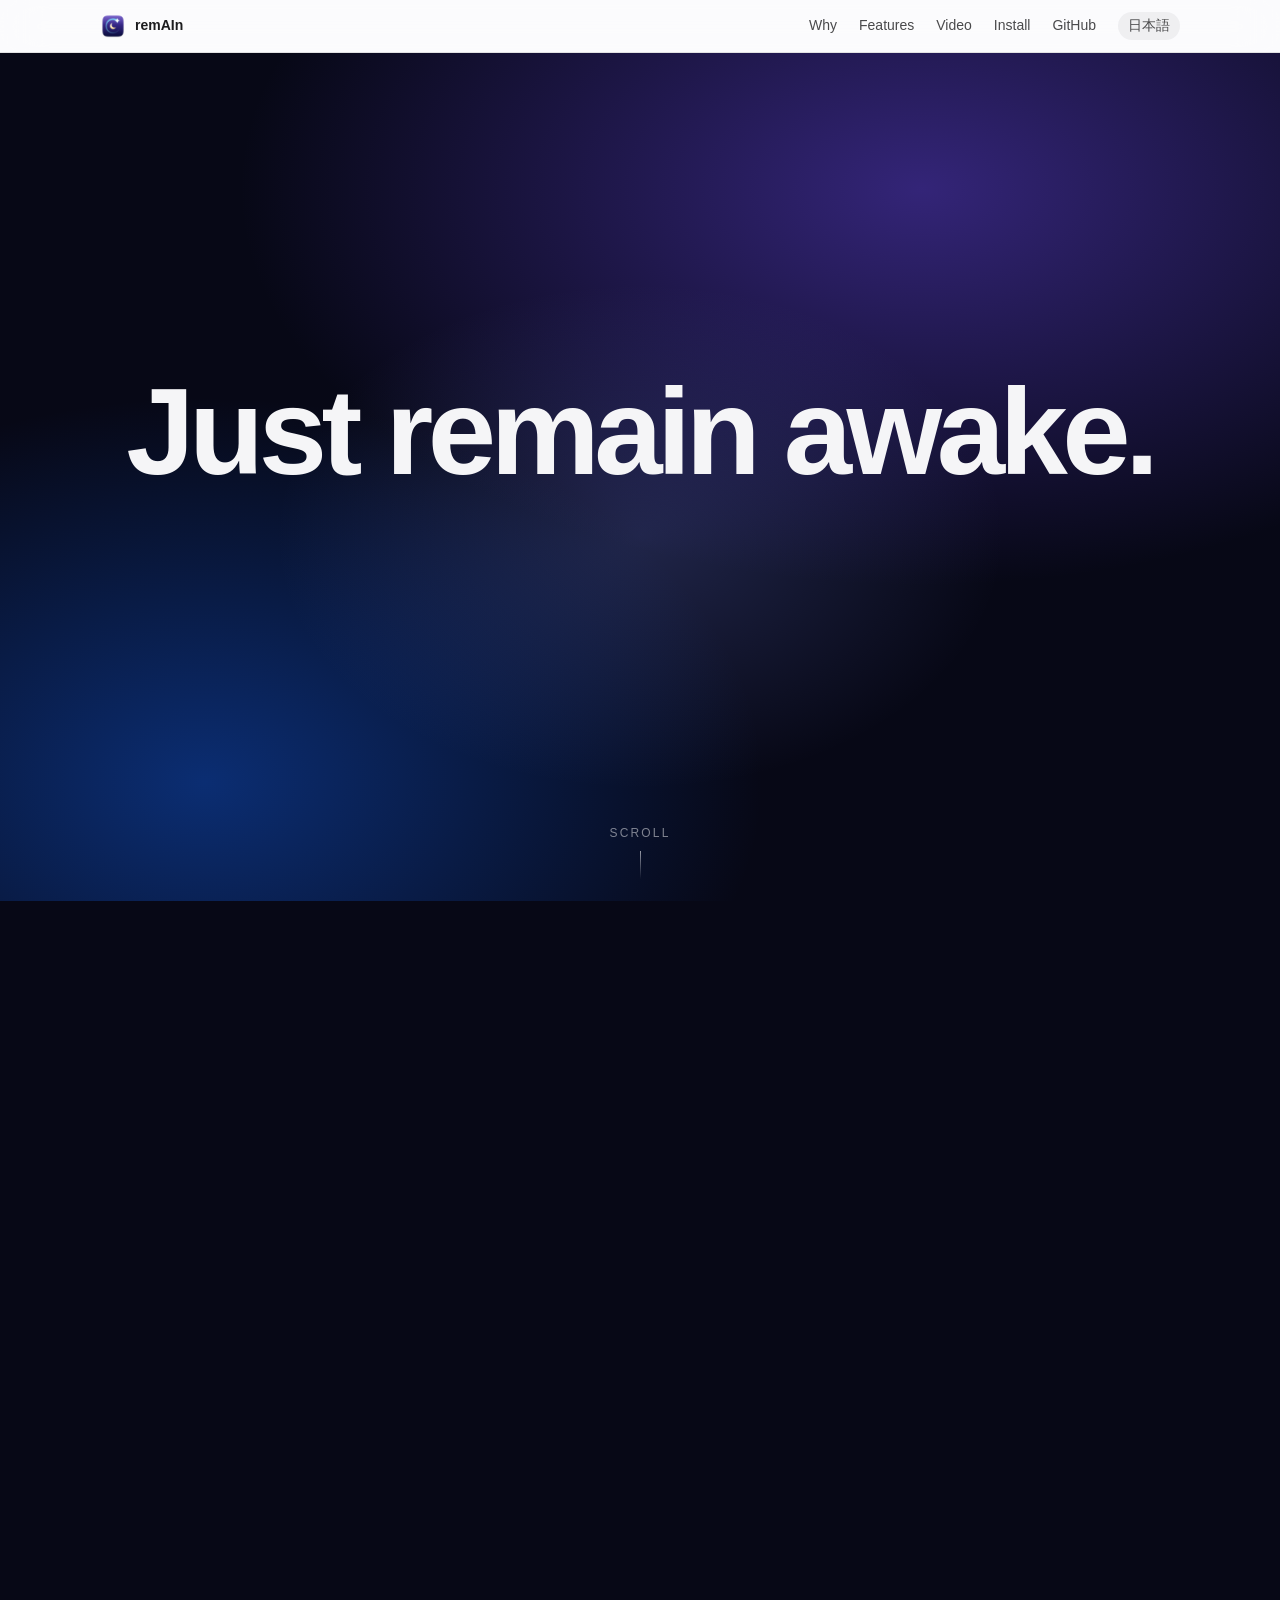
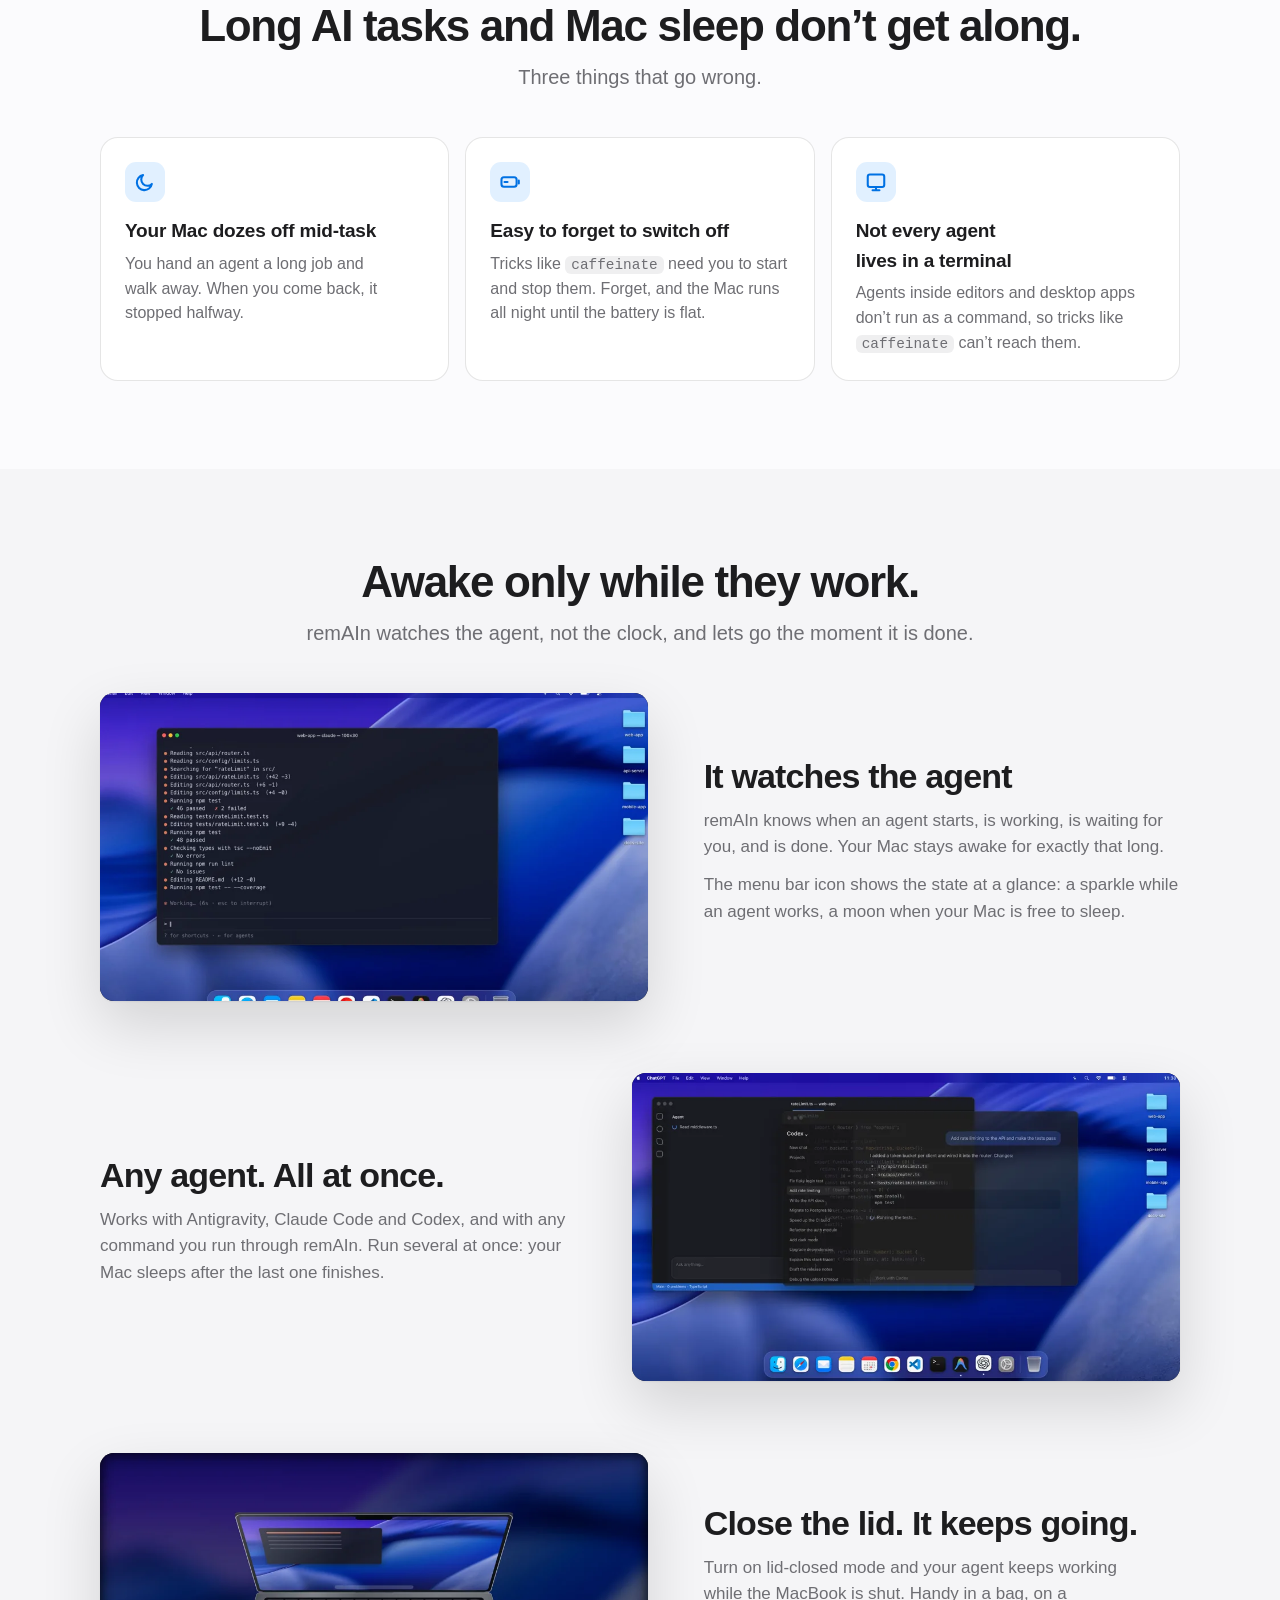
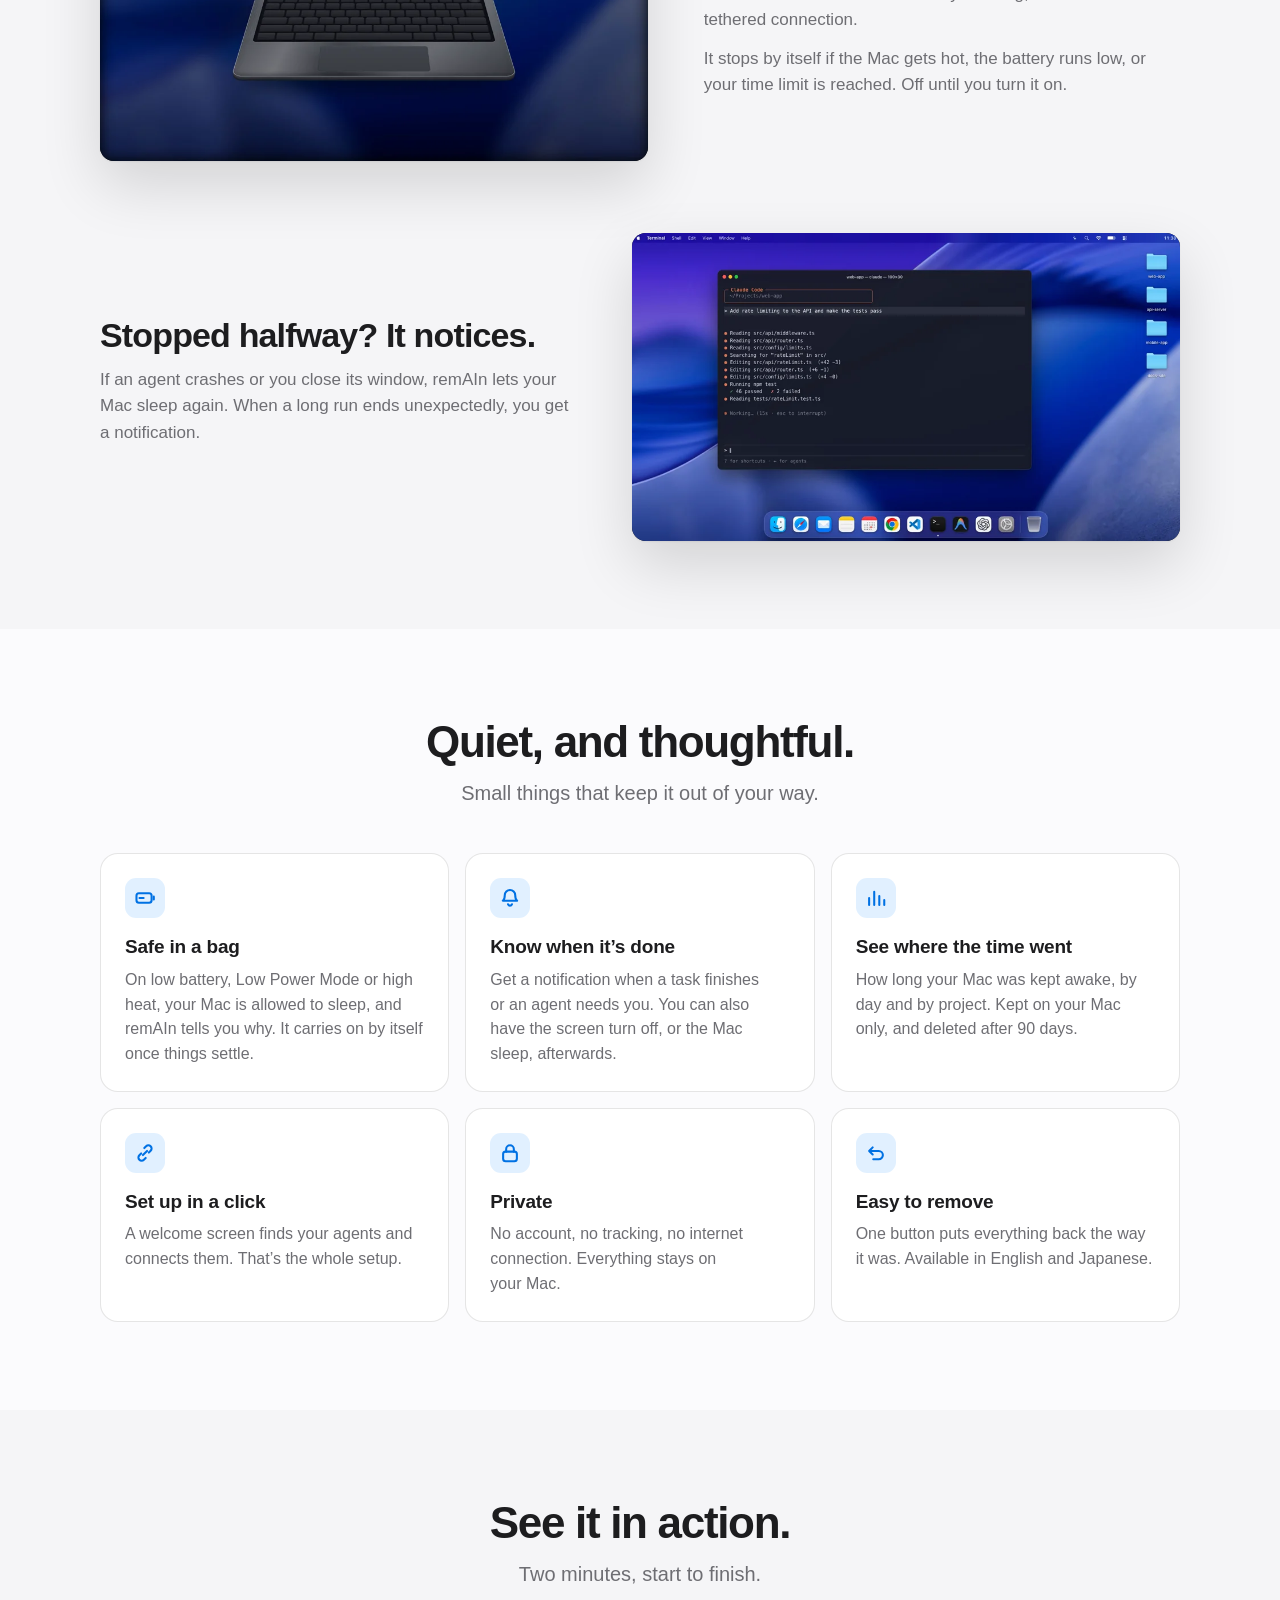
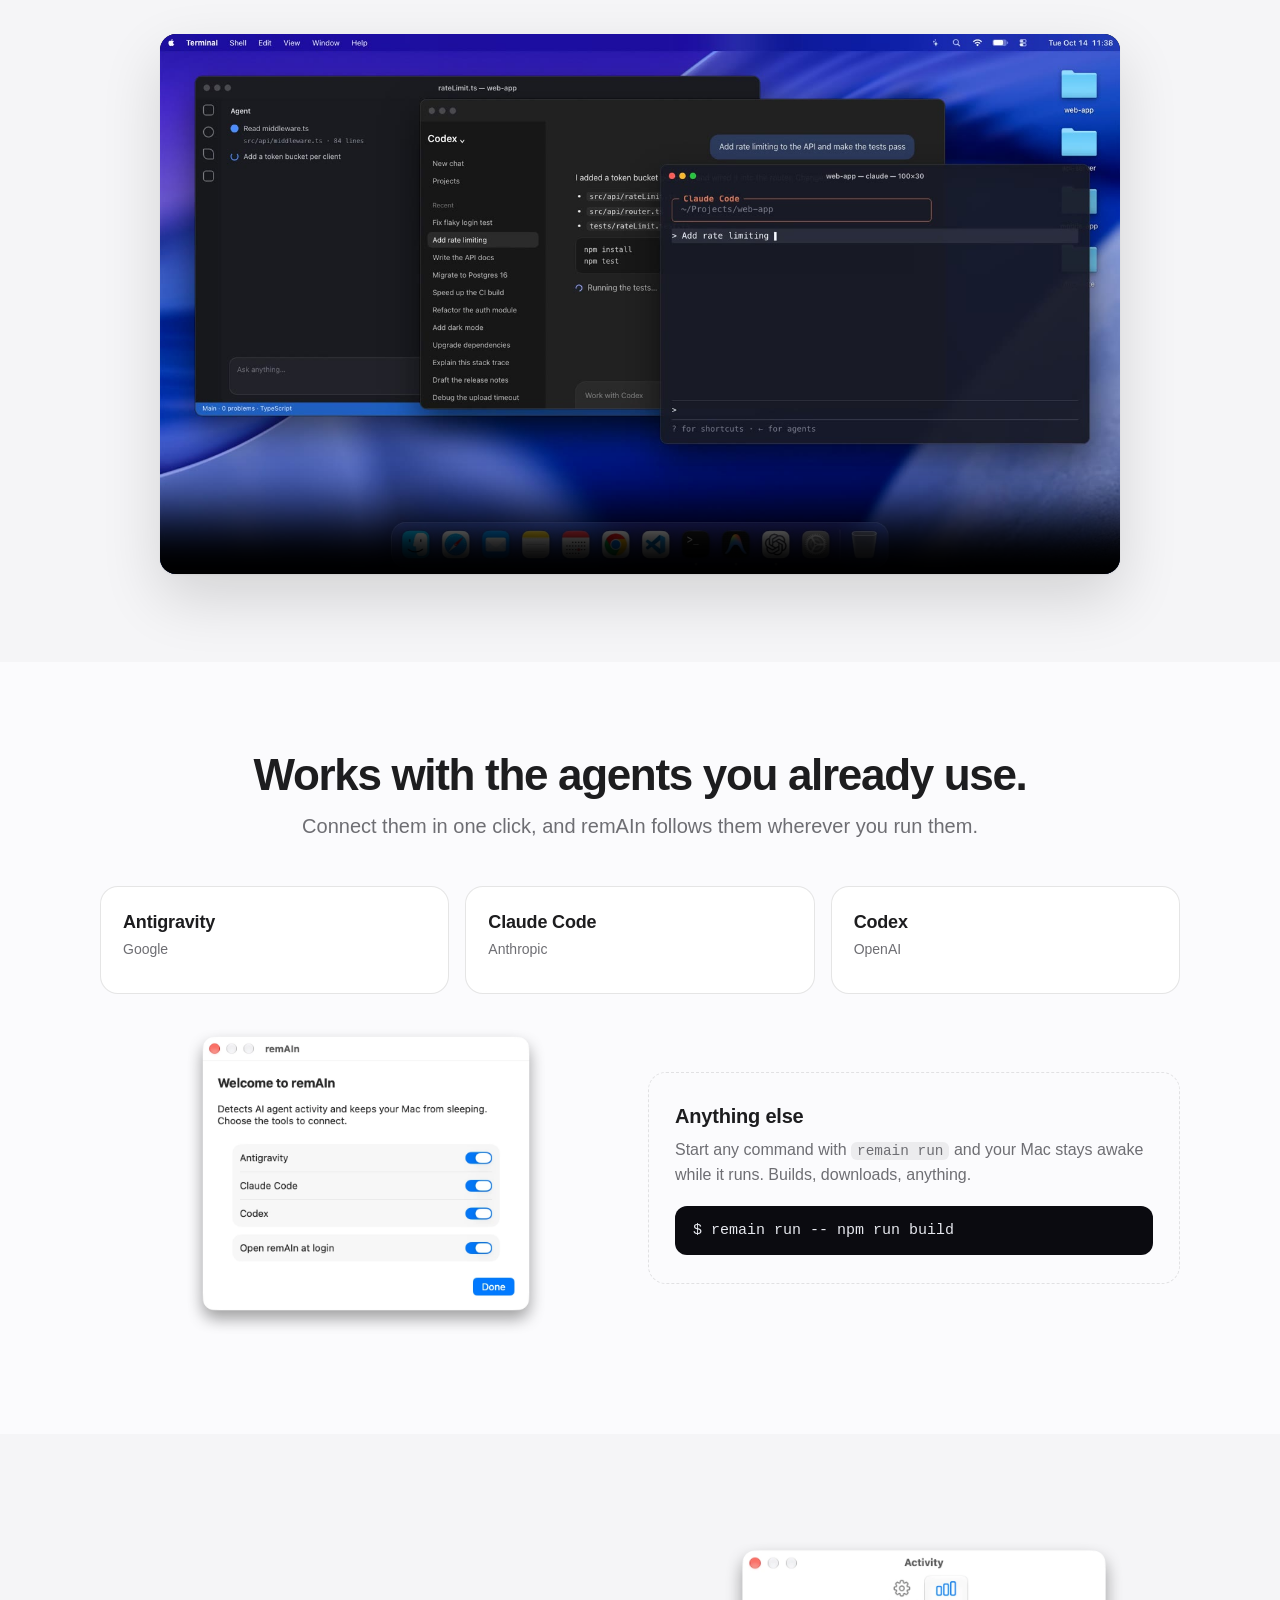
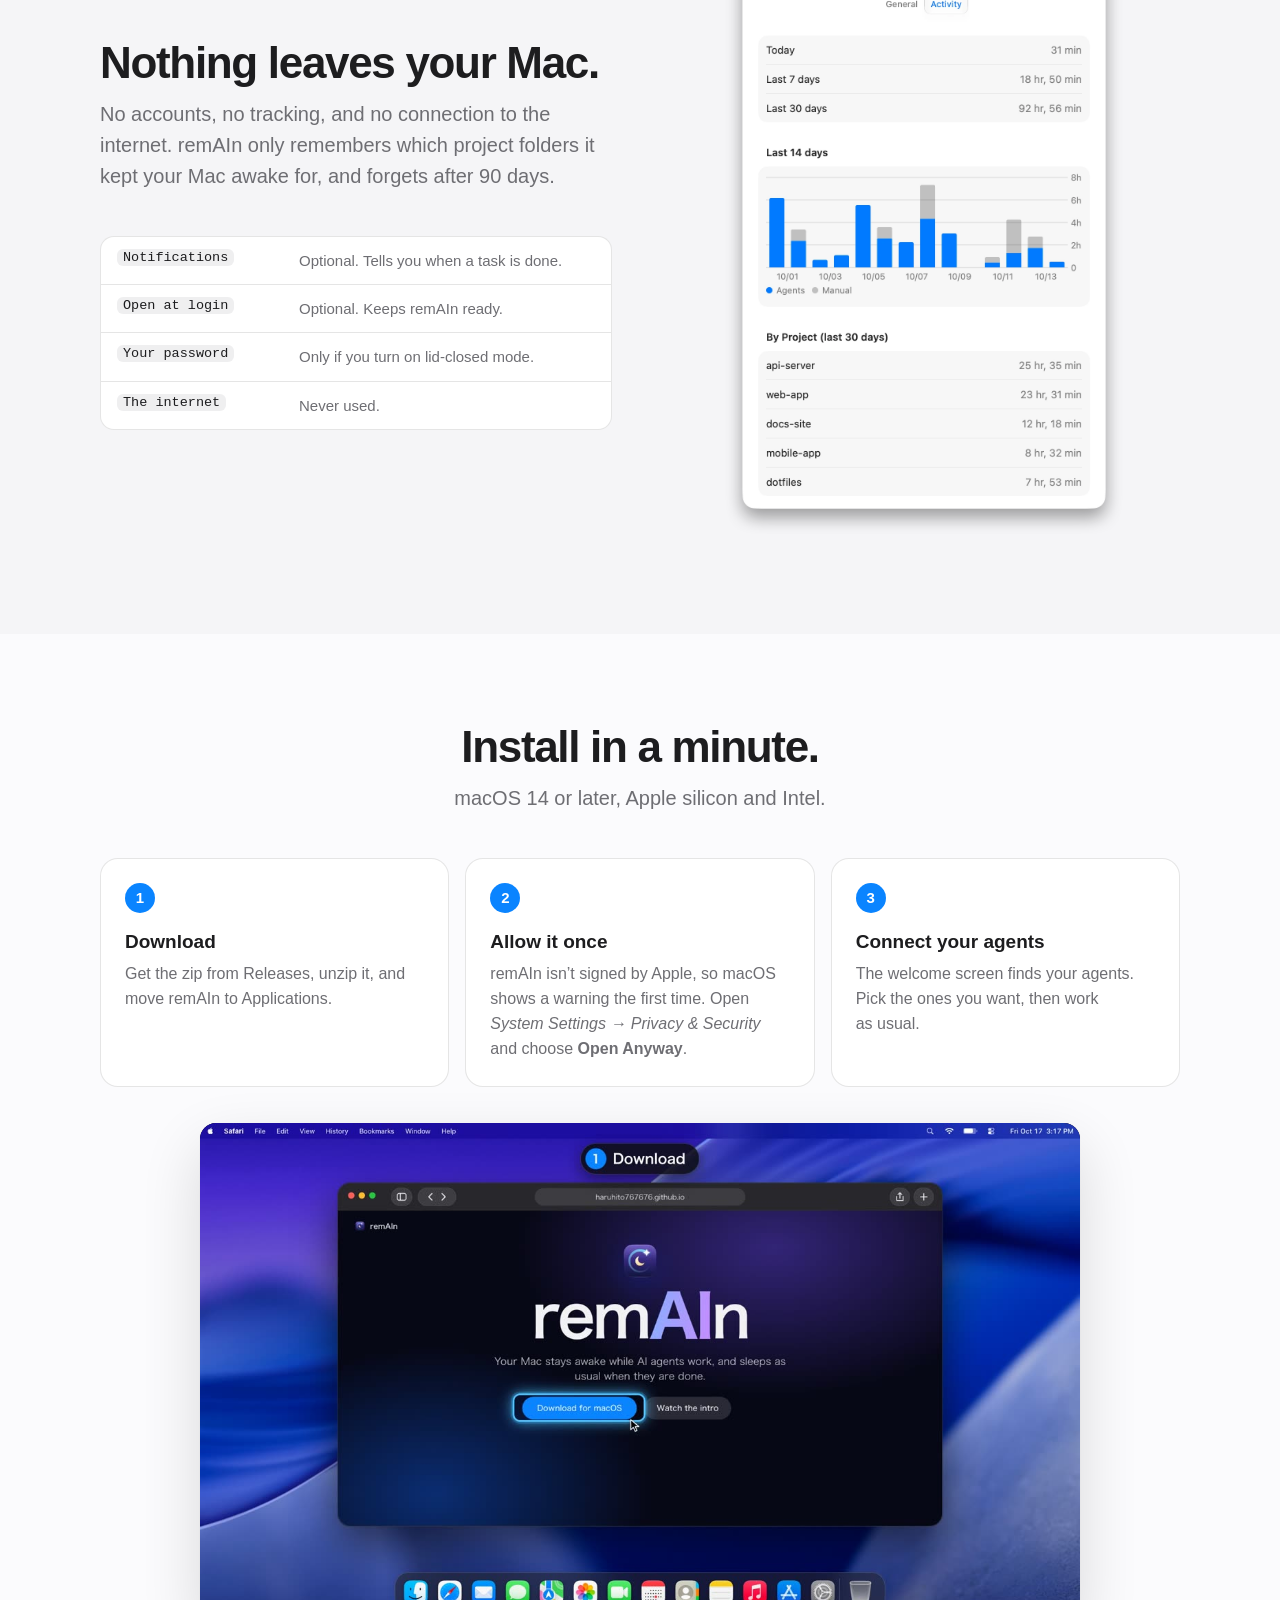
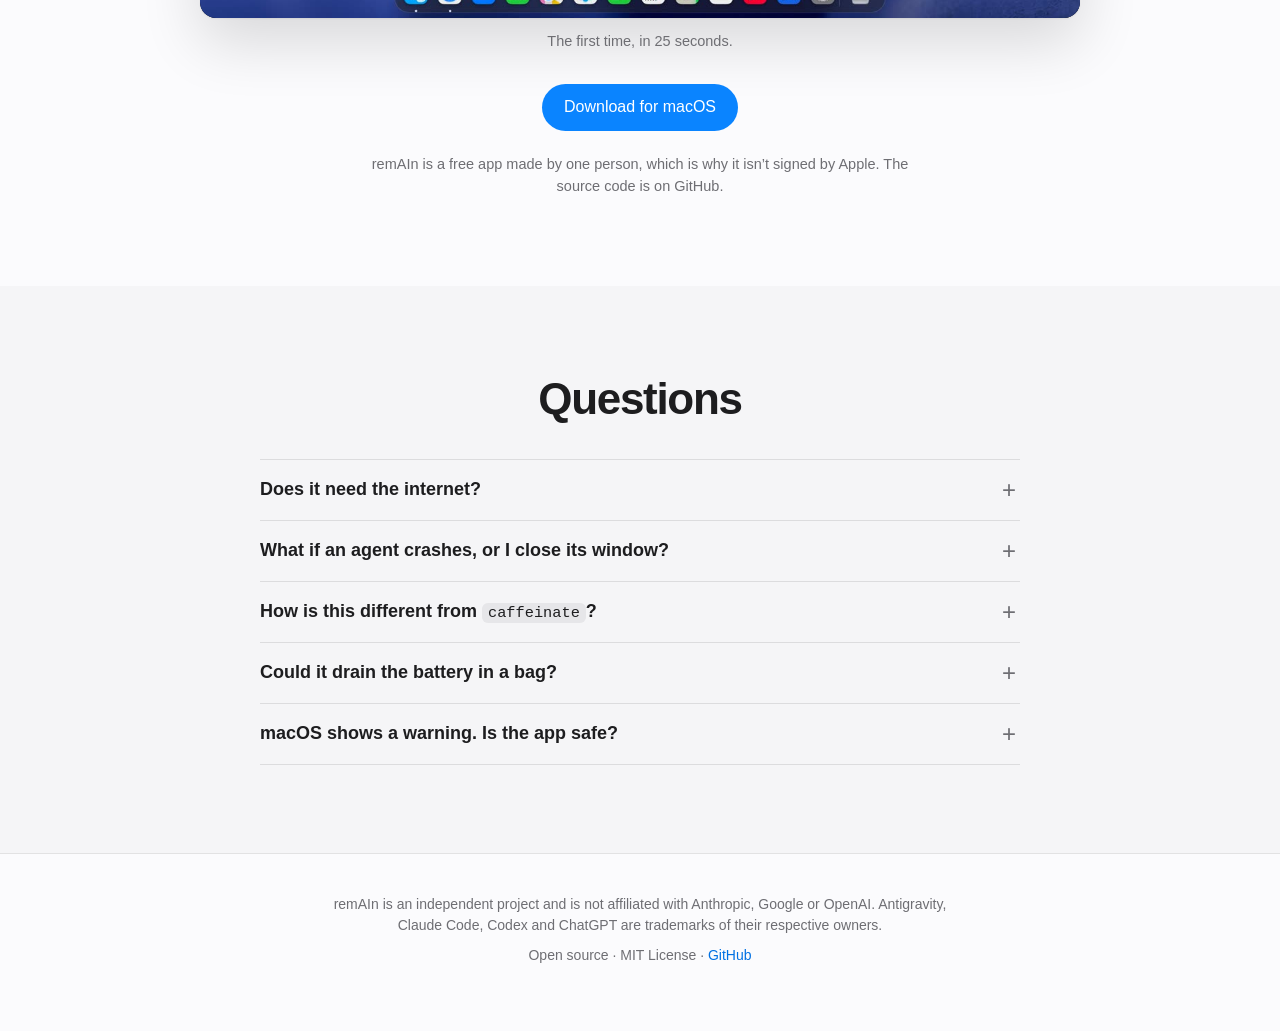
<file: docs/index.html>
<!doctype html>
<html lang="en">
<head>
<meta charset="utf-8">
<meta name="viewport" content="width=device-width, initial-scale=1">
<title>remAIn: keeps your Mac awake only while AI agents work</title>
<meta name="description" content="A small menu bar app for Mac. It keeps your Mac awake while AI agents (Antigravity, Claude Code, Codex) work, and lets it sleep as usual when they are done.">
<meta property="og:title" content="remAIn: keeps your Mac awake only while AI agents work">
<meta property="og:description" content="Awake while your AI agents work. Asleep as usual when they are done. Free, open source, and nothing leaves your Mac.">
<meta property="og:type" content="website">
<meta property="og:image" content="https://haruhito767676.github.io/remain/media/social-preview.png">
<link rel="icon" href="media/favicon-32.png">
<link rel="apple-touch-icon" href="media/icon-256.png">
<link rel="alternate" hreflang="ja" href="https://haruhito767676.github.io/remain/ja/">
<link rel="stylesheet" href="style.css">
</head>
<body>
<header class="nav"><div class="wrap">
  <a class="brand" href="#top"><img src="media/icon-256.png" width="26" height="26" alt="">remAIn</a>
  <span class="grow"></span>
  <a class="hide-s" href="#why">Why</a><a class="hide-s" href="#features">Features</a><a class="hide-s" href="#video">Video</a><a class="hide-s" href="#install">Install</a><a class="hide-s" href="https://github.com/haruhito767676/remain">GitHub</a>
  <a class="lang" href="ja/" hreflang="ja">日本語</a>
</div></header>

<main>
<section class="hero" id="top" data-hero>
  <div class="stick">
    <div class="hero-inner">
      <img class="hero-icon" src="media/icon-256.png" alt="">
      <h1 class="pun" aria-label="remAIn"><span class="side" data-side>Just&nbsp;</span>rem<span class="aiwrap"><span class="lo">AI</span><span class="ai">AI</span></span>n<span class="side" data-side>&nbsp;awake.</span></h1>
      <div class="hero-rest">
        <p class="lead">Your Mac stays awake while AI agents work, and sleeps as usual when they are done.</p>
        <div class="cta"><a class="btn" data-download href="https://github.com/haruhito767676/remain/releases/latest">Download for macOS</a><a class="btn alt" href="#video">Watch the intro</a></div>
        <p class="note">Free and open source · macOS 14 or later</p>
      </div>
    </div>
    <div class="hint">Scroll</div>
  </div>
</section>

<section id="why"><div class="wrap">
  <h2>Long AI tasks and Mac sleep don’t get along.</h2>
  <p class="sub">Three things that go wrong.</p>
  <div class="grid">
    <div class="card"><div class="ic"><svg width="22" height="22" viewBox="0 0 16 16" fill="none" stroke="currentColor" stroke-width="1.5" stroke-linecap="round" stroke-linejoin="round" aria-hidden="true"><path d="M13 9.4A5.5 5.5 0 1 1 6.6 3a4.4 4.4 0 0 0 6.4 6.4z"/></svg></div><h3>Your Mac dozes off mid-task</h3><p>You hand an agent a long job and walk away. When you come back, it stopped halfway.</p></div>
    <div class="card"><div class="ic"><svg width="22" height="22" viewBox="0 0 16 16" fill="none" stroke="currentColor" stroke-width="1.5" stroke-linecap="round" stroke-linejoin="round" aria-hidden="true"><rect x="1.8" y="4.6" width="11" height="6.8" rx="1.8"/><path d="M14.4 7v2"/><path d="M4 8h2.2"/></svg></div><h3>Easy to forget to switch off</h3><p>Tricks like <code>caffeinate</code> need you to start and stop them. Forget, and the Mac runs all night until the battery is flat.</p></div>
    <div class="card"><div class="ic"><svg width="22" height="22" viewBox="0 0 16 16" fill="none" stroke="currentColor" stroke-width="1.5" stroke-linecap="round" stroke-linejoin="round" aria-hidden="true"><rect x="2" y="2.6" width="12" height="9" rx="1.6"/><path d="M5.5 14h5M8 11.6V14"/></svg></div><h3>Not every agent lives in a terminal</h3><p>Agents inside editors and desktop apps don’t run as a command, so tricks like <code>caffeinate</code> can’t reach them.</p></div>
  </div>
</div></section>

<section id="features" class="alt"><div class="wrap">
  <h2>Awake only while they work.</h2>
  <p class="sub">remAIn watches the agent, not the clock, and lets go the moment it is done.</p>

  <div class="feature">
    <div class="media"><img src="media/loop-hero.webp" width="960" height="540" alt="The menu bar icon sparkles while an agent works, the clock moves on, and the icon turns back into a moon when the work is done"></div>
    <div><h3>It watches the agent</h3><p>remAIn knows when an agent starts, is working, is waiting for you, and is done. Your Mac stays awake for exactly that long.</p><p>The menu bar icon shows the state at a glance: a sparkle while an agent works, a moon when your Mac is free to sleep.</p></div>
  </div>
  <div class="feature flip">
    <div class="media"><img src="media/loop-agents.webp" width="960" height="540" alt="Three agents, an IDE, the ChatGPT app and a terminal, work at once; two finish and their windows go away while the last keeps working" loading="lazy"></div>
    <div><h3>Any agent. All at once.</h3><p>Works with Antigravity, Claude Code and Codex, and with any command you run through remAIn. Run several at once: your Mac sleeps after the last one finishes.</p></div>
  </div>
  <div class="feature">
    <div class="media"><img src="media/loop-lid.webp" width="960" height="540" alt="A MacBook’s lid closes while the work continues; a small light stays at the seam and goes out when the work stops" loading="lazy"></div>
    <div><h3>Close the lid. It keeps going.</h3><p>Turn on lid-closed mode and your agent keeps working while the MacBook is shut. Handy in a bag, on a tethered connection.</p><p>It stops by itself if the Mac gets hot, the battery runs low, or your time limit is reached. Off until you turn it on.</p></div>
  </div>
  <div class="feature flip">
    <div class="media"><img src="media/loop-stop.webp" width="960" height="540" alt="A terminal stops with a connection error and the menu bar icon goes back to a moon" loading="lazy"></div>
    <div><h3>Stopped halfway? It notices.</h3><p>If an agent crashes or you close its window, remAIn lets your Mac sleep again. When a long run ends unexpectedly, you get a notification.</p></div>
  </div>
</div></section>

<section id="more"><div class="wrap">
  <h2>Quiet, and thoughtful.</h2>
  <p class="sub">Small things that keep it out of your way.</p>
  <div class="grid">
    <div class="card"><div class="ic"><svg width="22" height="22" viewBox="0 0 16 16" fill="none" stroke="currentColor" stroke-width="1.5" stroke-linecap="round" stroke-linejoin="round" aria-hidden="true"><rect x="1.8" y="4.6" width="11" height="6.8" rx="1.8"/><path d="M14.4 7v2M4 8h3"/></svg></div><h3>Safe in a bag</h3><p>On low battery, Low Power Mode or high heat, your Mac is allowed to sleep, and remAIn tells you why. It carries on by itself once things settle.</p></div>
    <div class="card"><div class="ic"><svg width="22" height="22" viewBox="0 0 16 16" fill="none" stroke="currentColor" stroke-width="1.5" stroke-linecap="round" stroke-linejoin="round" aria-hidden="true"><path d="M8 2.2a3.8 3.8 0 0 0-3.8 3.8c0 3-1.4 4-1.4 4h10.4s-1.4-1-1.4-4A3.8 3.8 0 0 0 8 2.2zM6.6 12.6a1.5 1.5 0 0 0 2.8 0"/></svg></div><h3>Know when it’s done</h3><p>Get a notification when a task finishes or an agent needs you. You can also have the screen turn off, or the Mac sleep, afterwards.</p></div>
    <div class="card"><div class="ic"><svg width="22" height="22" viewBox="0 0 16 16" fill="none" stroke="currentColor" stroke-width="1.5" stroke-linecap="round" stroke-linejoin="round" aria-hidden="true"><path d="M3 13V8M6.7 13V3.5M10.4 13V6.5M14 13V9.5"/></svg></div><h3>See where the time went</h3><p>How long your Mac was kept awake, by day and by project. Kept on your Mac only, and deleted after 90 days.</p></div>
    <div class="card"><div class="ic"><svg width="22" height="22" viewBox="0 0 16 16" fill="none" stroke="currentColor" stroke-width="1.5" stroke-linecap="round" stroke-linejoin="round" aria-hidden="true"><path d="M6.5 9.5l3-3M5.2 8.3l-1.3 1.3a2.3 2.3 0 0 0 3.3 3.3l1.3-1.3M10.8 7.7l1.3-1.3a2.3 2.3 0 0 0-3.3-3.3L7.5 4.4"/></svg></div><h3>Set up in a click</h3><p>A welcome screen finds your agents and connects them. That’s the whole setup.</p></div>
    <div class="card"><div class="ic"><svg width="22" height="22" viewBox="0 0 16 16" fill="none" stroke="currentColor" stroke-width="1.5" stroke-linecap="round" stroke-linejoin="round" aria-hidden="true"><rect x="3" y="7" width="10" height="7" rx="1.8"/><path d="M5.2 7V5.2a2.8 2.8 0 0 1 5.6 0V7"/></svg></div><h3>Private</h3><p>No account, no tracking, no internet connection. Everything stays on your Mac.</p></div>
    <div class="card"><div class="ic"><svg width="22" height="22" viewBox="0 0 16 16" fill="none" stroke="currentColor" stroke-width="1.5" stroke-linecap="round" stroke-linejoin="round" aria-hidden="true"><path d="M3 6.5h7a3 3 0 0 1 0 6H6M3 6.5l2.6-2.6M3 6.5l2.6 2.6"/></svg></div><h3>Easy to remove</h3><p>One button puts everything back the way it was. Available in English and Japanese.</p></div>
  </div>
</div></section>

<section id="video" class="alt"><div class="wrap">
  <h2>See it in action.</h2>
  <p class="sub">Two minutes, start to finish.</p>
  <div class="video"><video controls playsinline preload="none" poster="media/poster-en.jpg" src="media/intro-en.mp4"></video></div>
</div></section>

<section id="agents"><div class="wrap">
  <h2>Works with the agents you already use.</h2>
  <p class="sub">Connect them in one click, and remAIn follows them wherever you run them.</p>
  <div class="agents">
    <div class="agent"><b>Antigravity</b><small>Google</small></div>
    <div class="agent"><b>Claude Code</b><small>Anthropic</small></div>
    <div class="agent"><b>Codex</b><small>OpenAI</small></div>
  </div>
  <div class="agents-extra">
    <div class="shot"><picture><source media="(prefers-color-scheme: dark)" srcset="media/shot-welcome-dark-en.webp"><img src="media/shot-welcome-light-en.webp" alt="The first screen: a switch for each agent remAIn found" loading="lazy"></picture></div>
    <div class="agent wide"><div><b>Anything else</b><p>Start any command with <code>remain run</code> and your Mac stays awake while it runs. Builds, downloads, anything.</p><pre class="cmd">$ remain run -- npm run build</pre></div></div>
  </div>
</div></section>

<section id="privacy" class="alt"><div class="wrap privacy">
  <div>
    <h2>Nothing leaves your Mac.</h2>
    <p class="sub">No accounts, no tracking, and no connection to the internet. remAIn only remembers which project folders it kept your Mac awake for, and forgets after 90 days.</p>
    <div class="perm">
      <div><code>Notifications</code><span>Optional. Tells you when a task is done.</span></div>
      <div><code>Open at login</code><span>Optional. Keeps remAIn ready.</span></div>
      <div><code>Your password</code><span>Only if you turn on lid-closed mode.</span></div>
      <div><code>The internet</code><span>Never used.</span></div>
    </div>
  </div>
  <div class="shot"><picture><source media="(prefers-color-scheme: dark)" srcset="media/shot-settings-activity-dark-en.webp"><img src="media/shot-settings-activity-light-en.webp" alt="The Activity tab: how long the Mac was kept awake, per day and per project" loading="lazy"></picture></div>
</div></section>

<section id="install"><div class="wrap">
  <h2>Install in a minute.</h2>
  <p class="sub">macOS 14 or later, Apple silicon and Intel.</p>
  <div class="steps">
    <div class="step"><h3>Download</h3><p>Get the zip from Releases, unzip it, and move remAIn to Applications.</p></div>
    <div class="step"><h3>Allow it once</h3><p>remAIn isn’t signed by Apple, so macOS shows a warning the first time. Open <em>System Settings → Privacy &amp; Security</em> and choose <strong>Open Anyway</strong>.</p></div>
    <div class="step"><h3>Connect your agents</h3><p>The welcome screen finds your agents. Pick the ones you want, then work as usual.</p></div>
  </div>
  <figure class="walk"><video data-autoplay muted loop playsinline preload="none" poster="media/unsigned-en.jpg" src="media/unsigned-en.mp4" aria-label="How to open remAIn the first time: download it, open it, click Done on the warning, then System Settings, Privacy and Security, Open Anyway, and confirm with Touch ID or your password"></video><figcaption>The first time, in 25 seconds.</figcaption></figure>
  <div class="cta" style="margin-top:32px"><a class="btn" data-download href="https://github.com/haruhito767676/remain/releases/latest">Download for macOS</a></div>
  <p class="fineprint">remAIn is a free app made by one person, which is why it isn’t signed by Apple. The source code is on GitHub.</p>
</div></section>

<section id="faq" class="alt"><div class="wrap">
  <h2>Questions</h2>
  <div class="faq" style="margin-top:36px">
    <details><summary>Does it need the internet?</summary><p>No. remAIn never connects to the internet, and there is no account or tracking.</p></details>
    <details><summary>What if an agent crashes, or I close its window?</summary><p>remAIn notices and lets your Mac sleep again. After a long run, it sends a notification. If you stop an agent yourself, it stays quiet.</p></details>
    <details><summary>How is this different from <code>caffeinate</code>?</summary><p><code>caffeinate</code> is a tool you start and stop yourself. remAIn watches your agents, keeps your Mac awake by itself, and lets go by itself. It also works with agents inside editors and desktop apps.</p></details>
    <details><summary>Could it drain the battery in a bag?</summary><p>When the battery is low, in Low Power Mode, or when the Mac gets hot, remAIn lets it sleep. <span class="nb">Lid-closed</span> mode is off by default and has a time limit.</p></details>
    <details><summary>macOS shows a warning. Is the app safe?</summary><p>remAIn never connects to the internet, and there is no account or tracking. The source code is public on GitHub.</p><p>The warning appears because the app isn’t signed by Apple. It’s a free personal project, and signing needs a paid developer membership, so it isn’t signed. It doesn’t mean macOS found anything wrong.</p><p>Allow it once in <em>System Settings → Privacy &amp; Security</em>, and it won’t ask again.</p></details>
  </div>
</div></section>
</main>

<footer><div class="wrap">
  <p>remAIn is an independent project and is not affiliated with Anthropic, Google or OpenAI. Antigravity, Claude Code, Codex and ChatGPT are trademarks of their respective owners.</p>
  <p>Open source · MIT License · <a href="https://github.com/haruhito767676/remain">GitHub</a></p>
</div></footer>
<script src="app.js"></script>
</body>
</html>
</file>
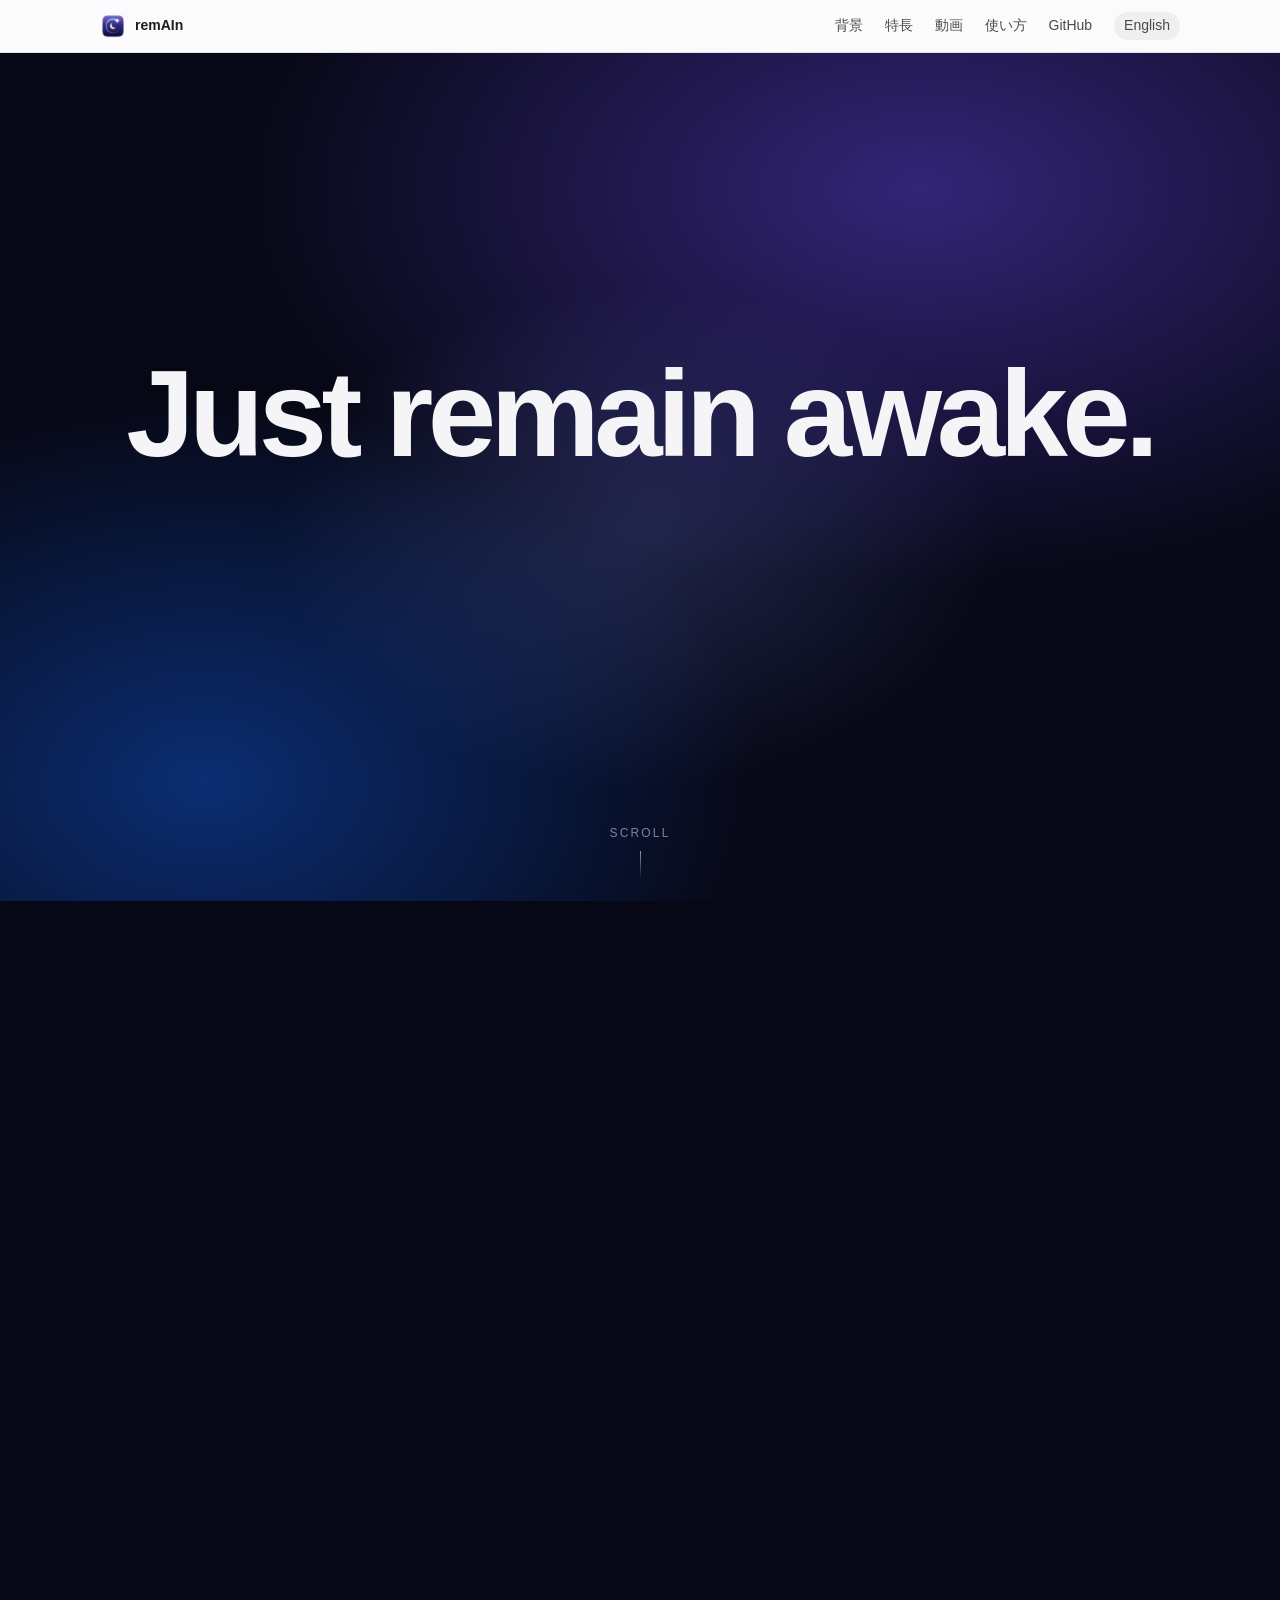
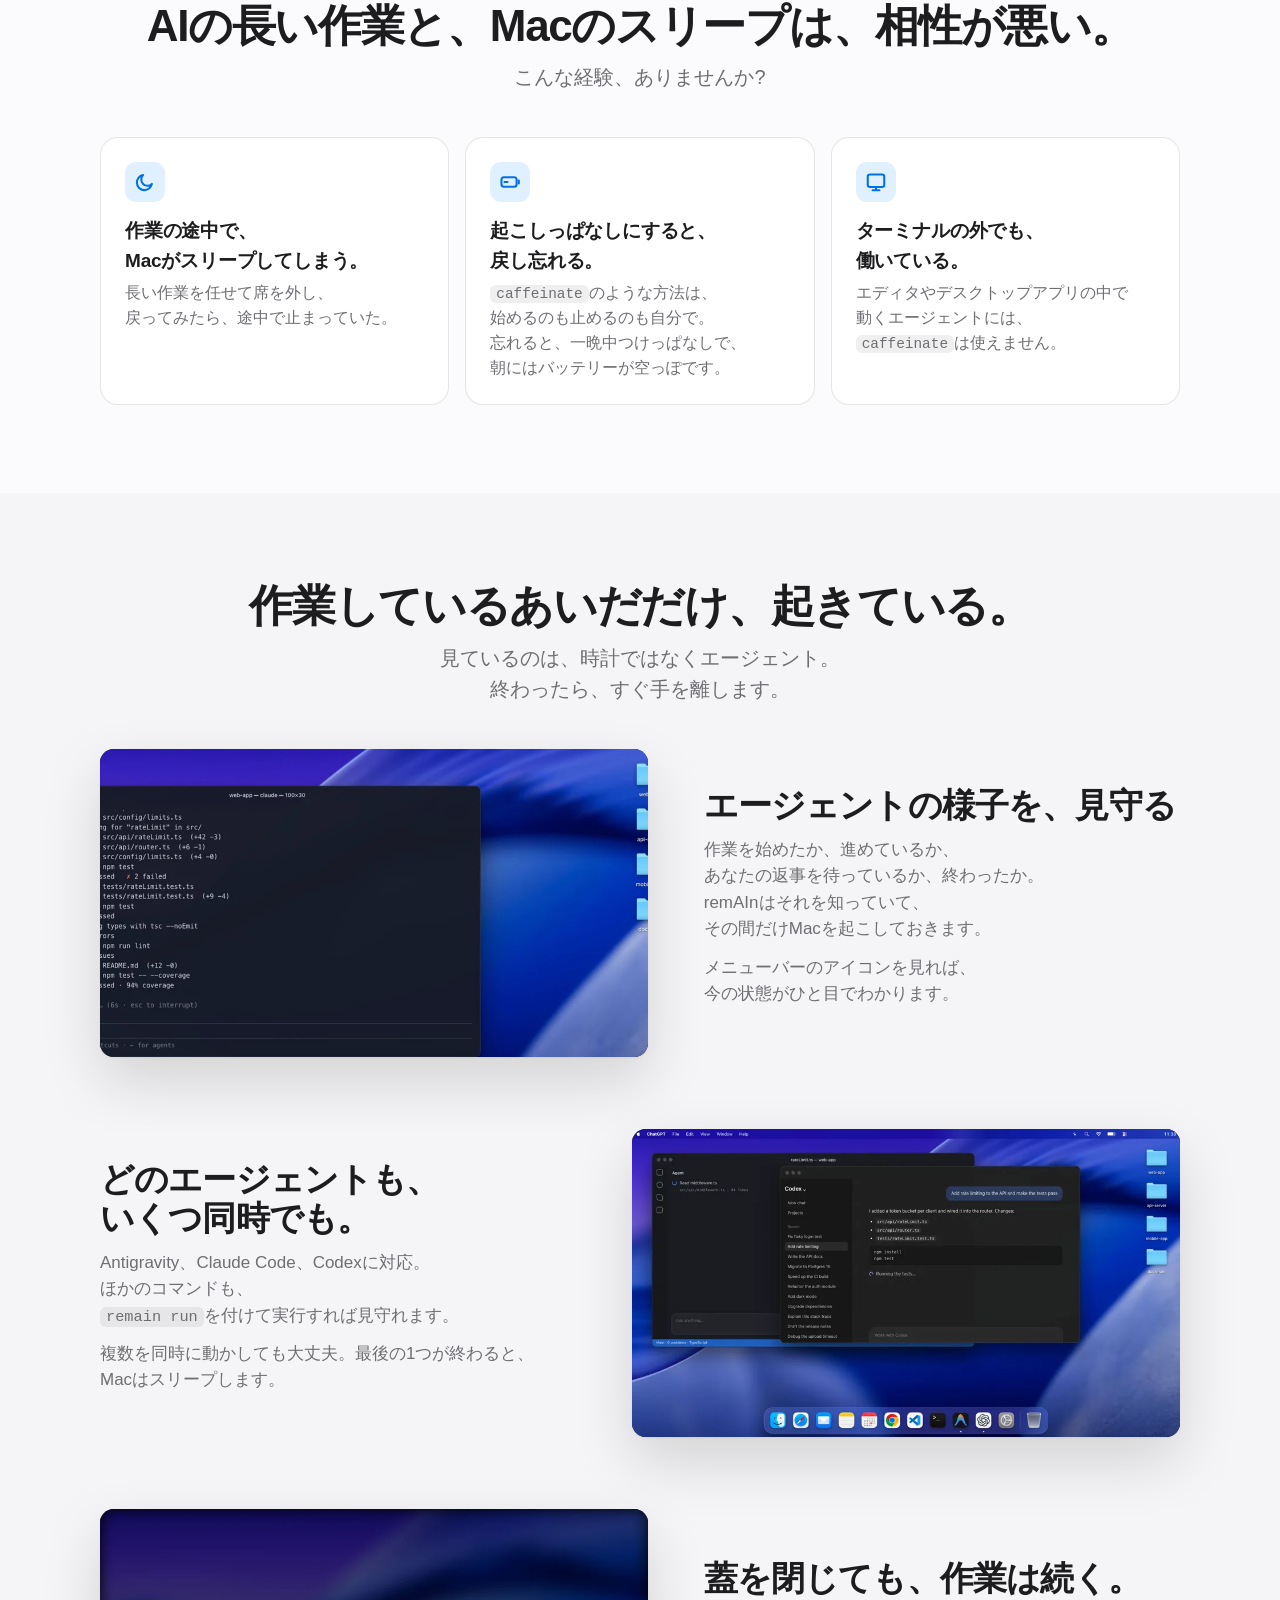
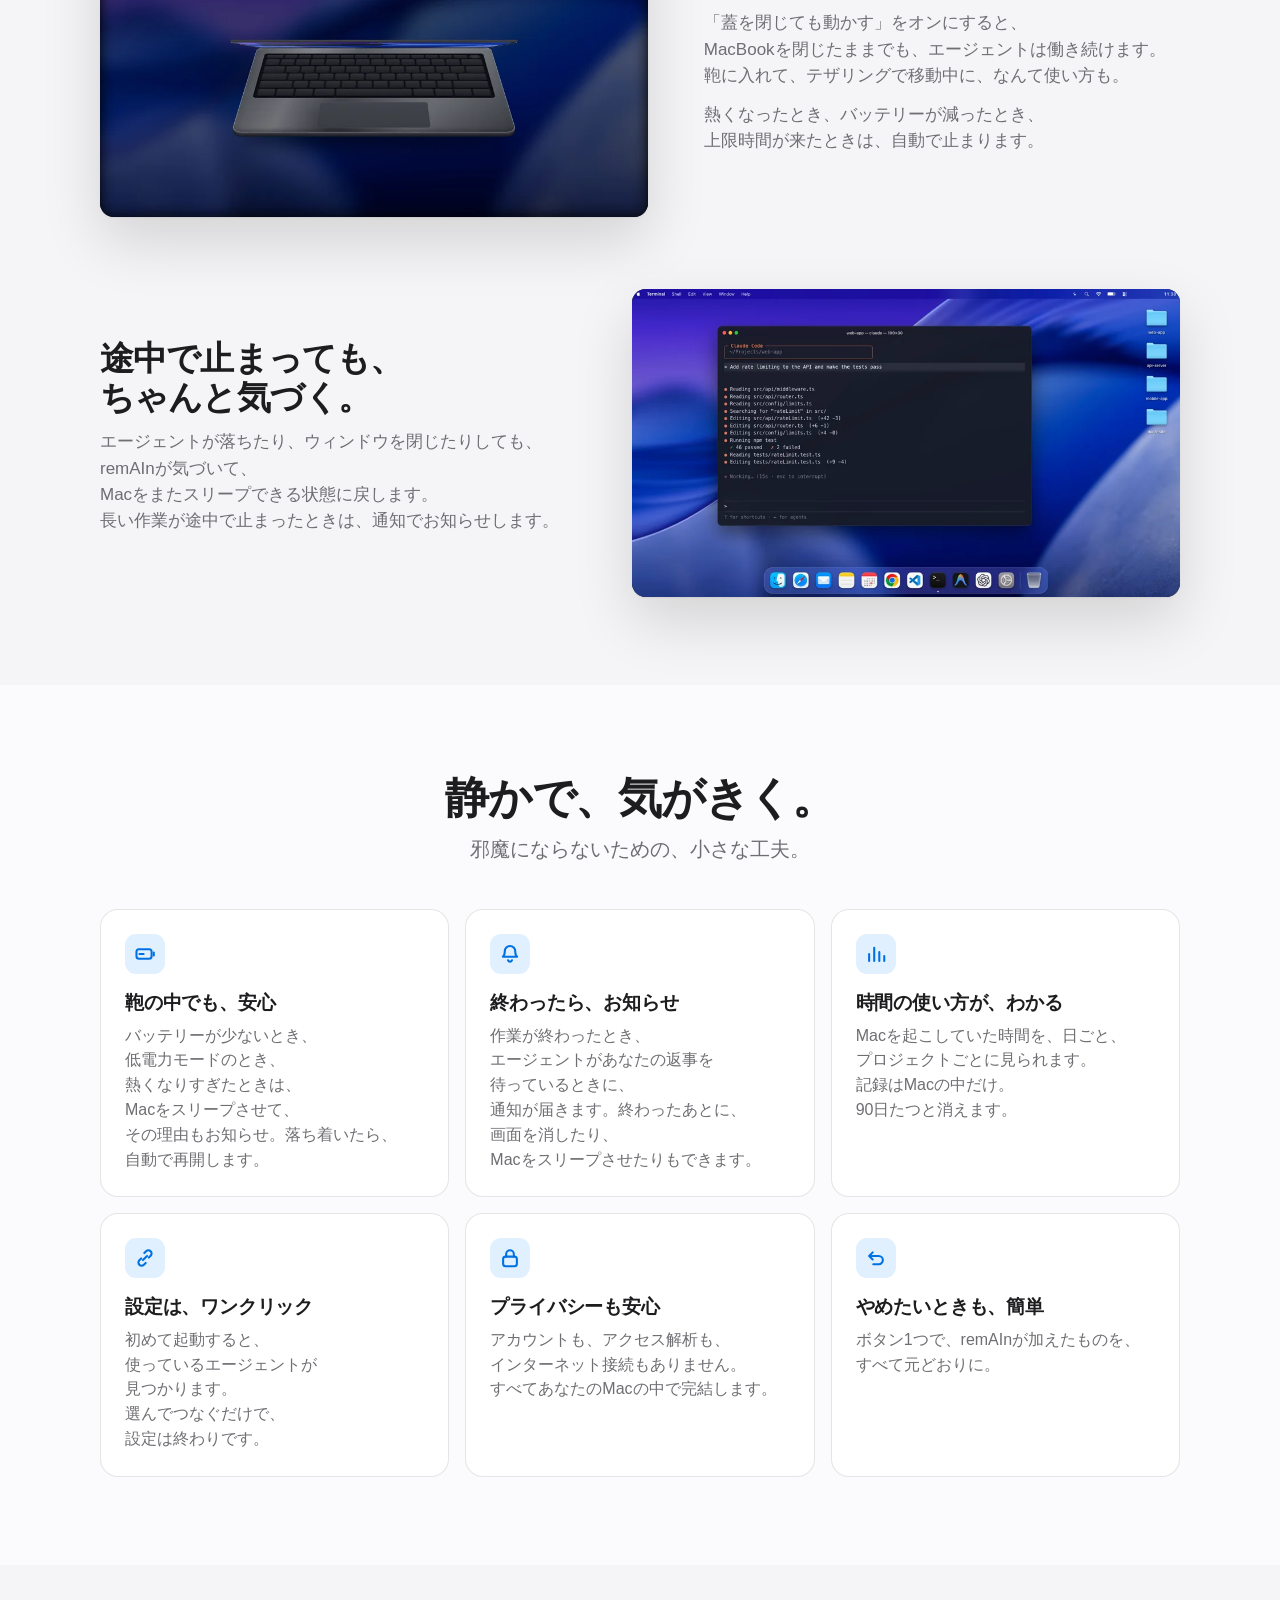
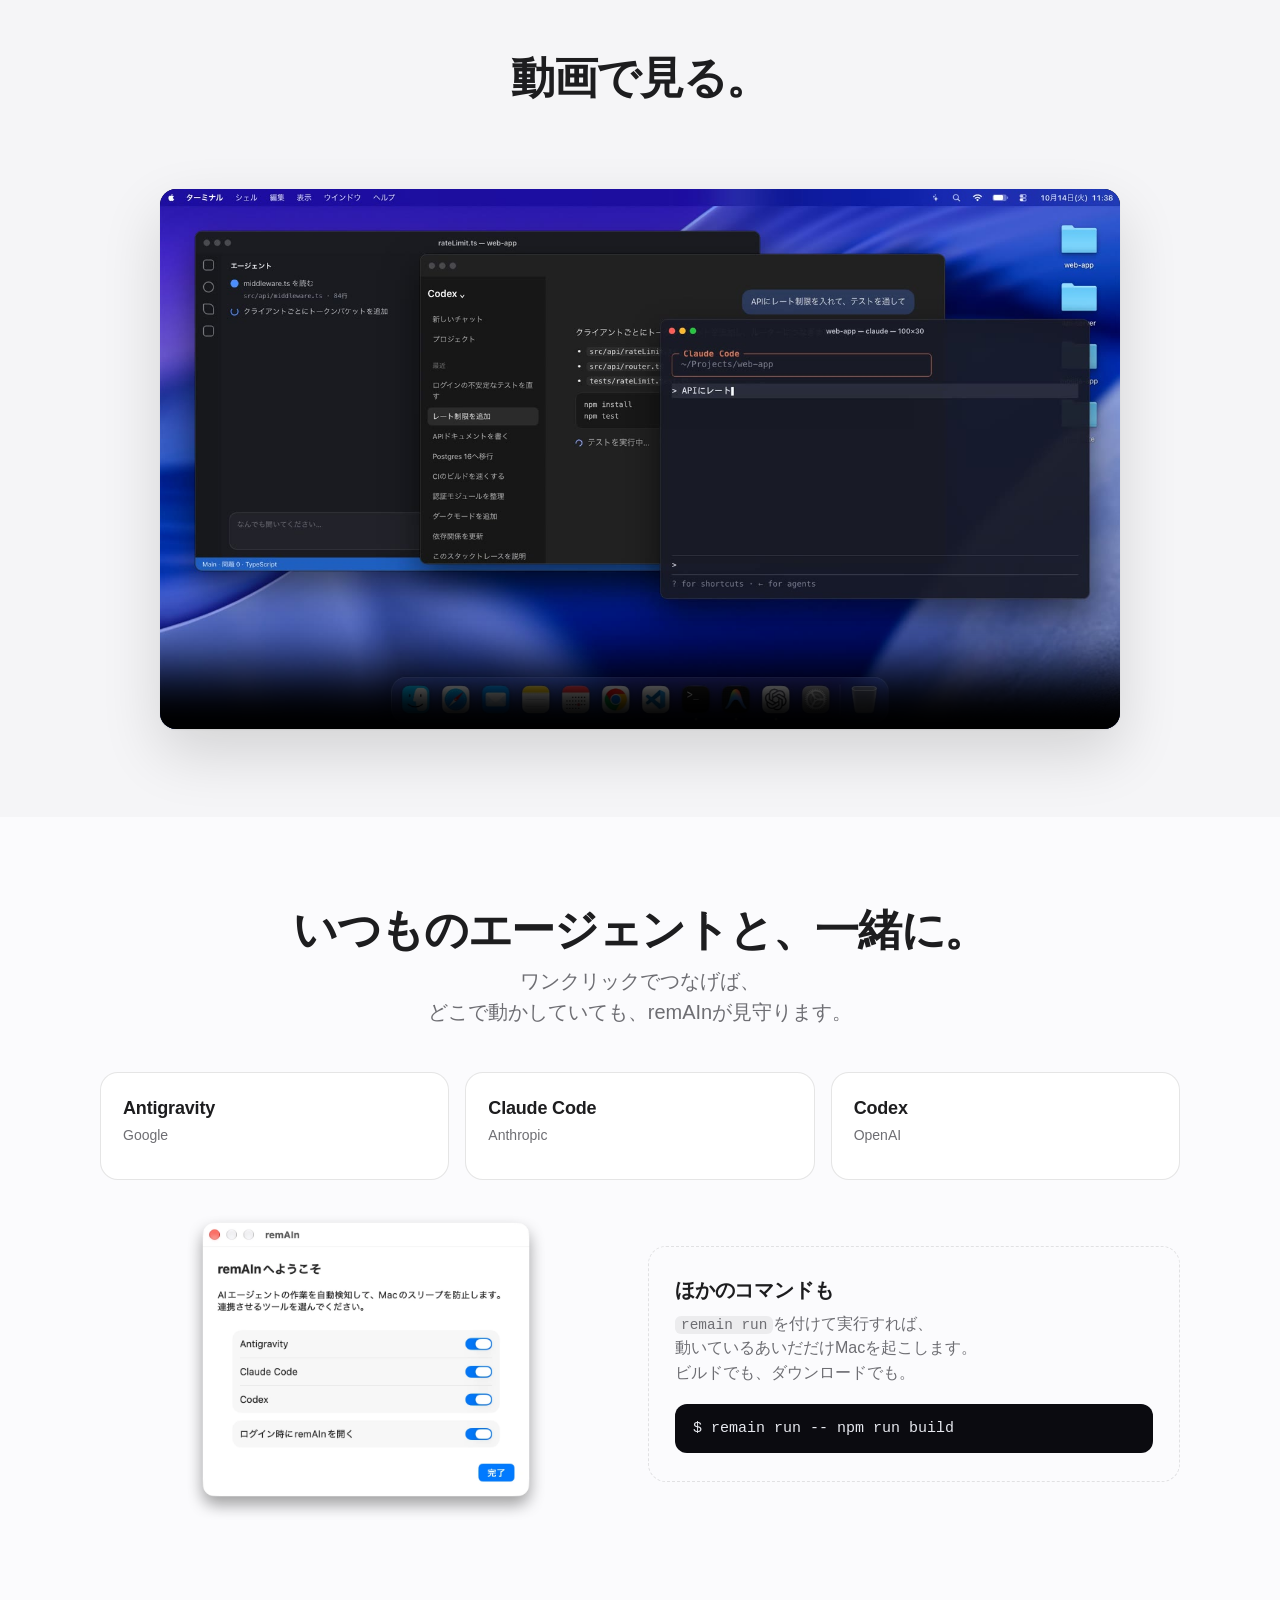
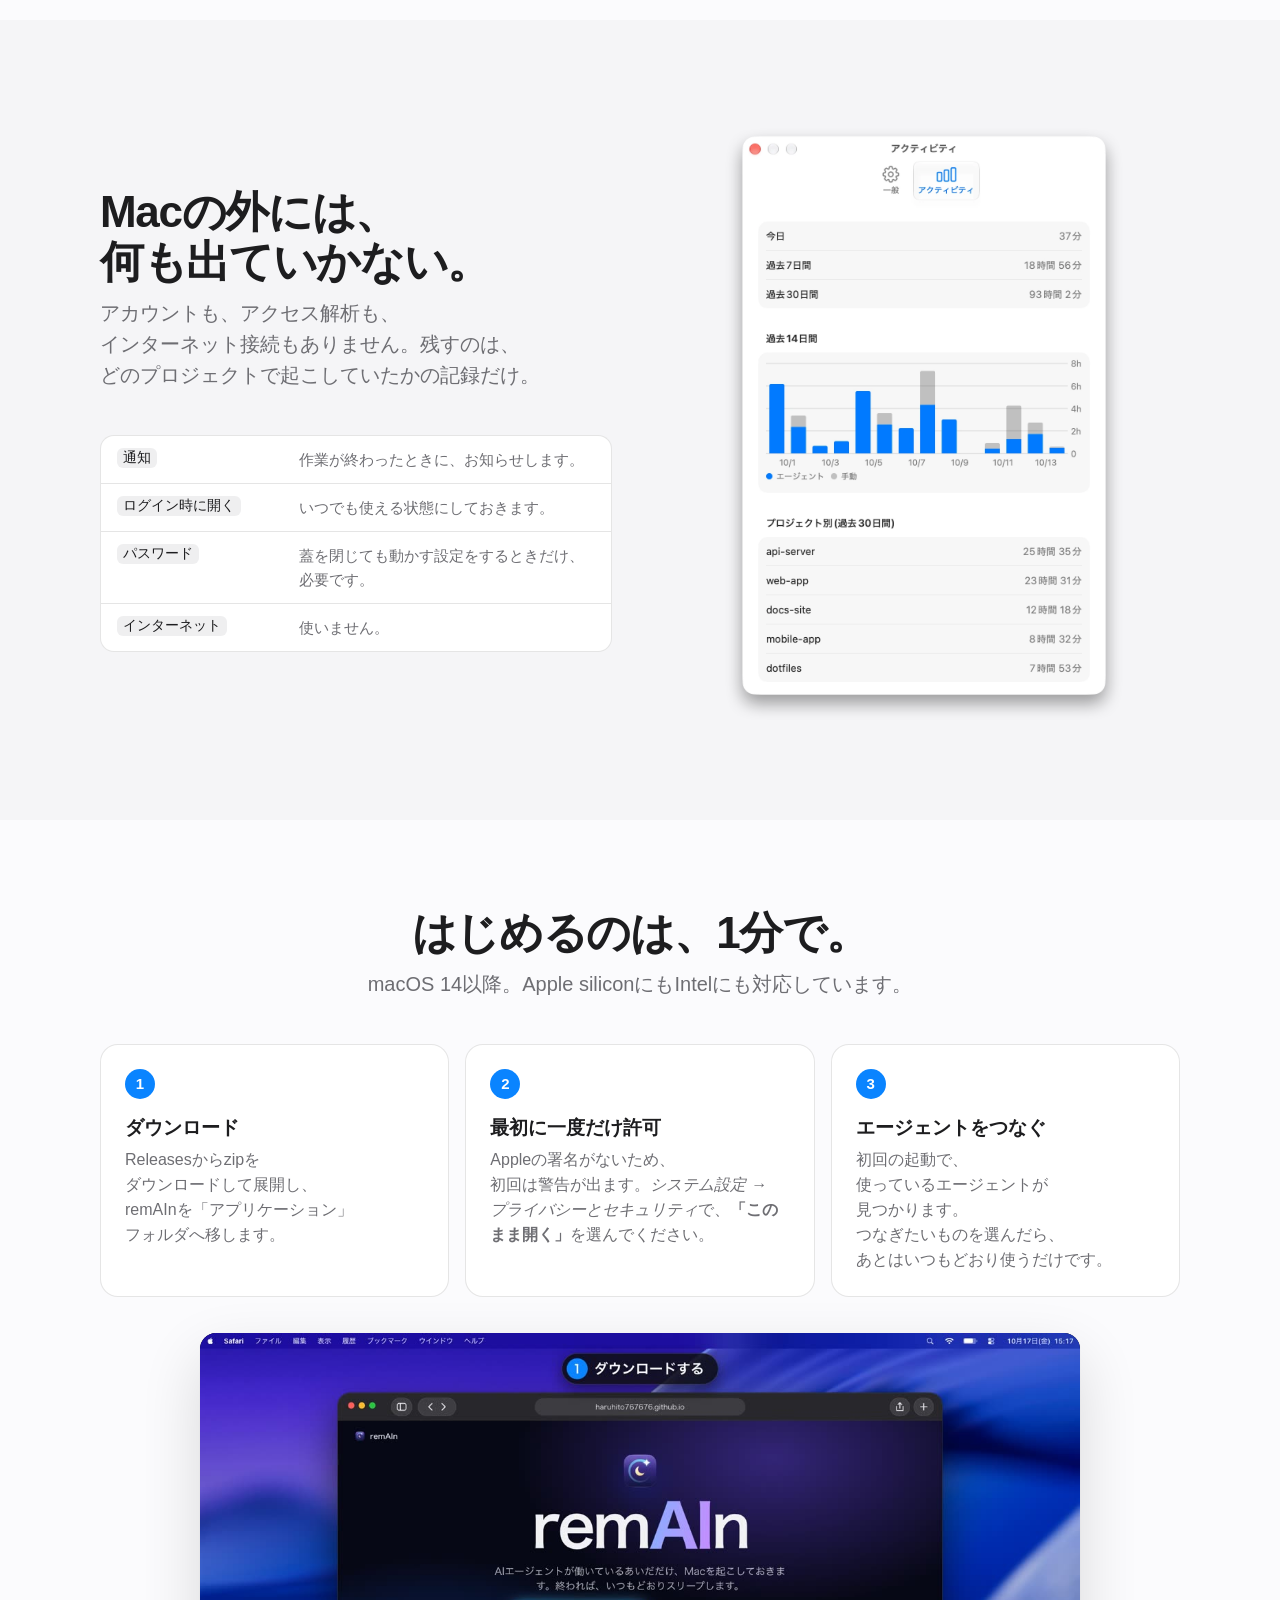
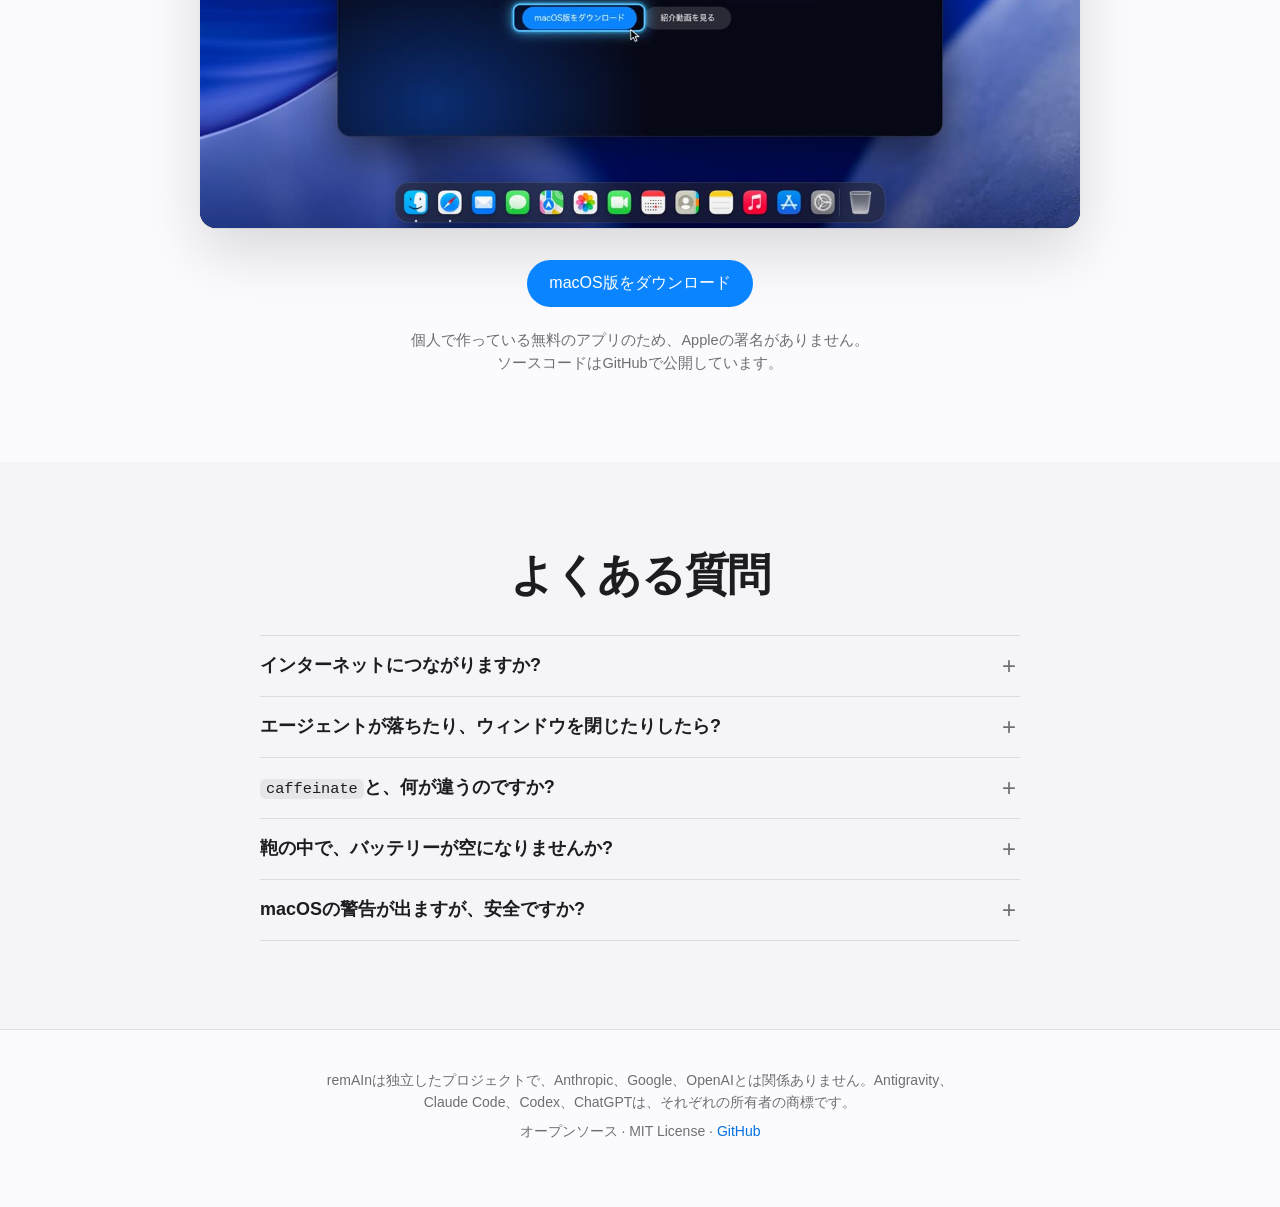
<file: docs/ja/index.html>
<!doctype html>
<html lang="ja">
<head>
<meta charset="utf-8">
<meta name="viewport" content="width=device-width, initial-scale=1">
<title>remAIn: AIエージェントが働くあいだだけ、Macを起こしておく</title>
<meta name="description" content="AIエージェント(Antigravity、Claude Code、Codex)が働いているあいだだけMacを起こしておき、終われば、いつもどおりスリープさせる、メニューバーの小さなアプリ。">
<meta property="og:title" content="remAIn: AIエージェントが働くあいだだけ、Macを起こしておく">
<meta property="og:description" content="エージェントが働くあいだは起きていて、終われば、いつもどおりスリープする。無料、オープンソース、Macの外には何も出ません。">
<meta property="og:type" content="website">
<meta property="og:image" content="https://haruhito767676.github.io/remain/media/social-preview.png">
<link rel="icon" href="../media/favicon-32.png">
<link rel="apple-touch-icon" href="../media/icon-256.png">
<link rel="alternate" hreflang="en" href="https://haruhito767676.github.io/remain/">
<link rel="stylesheet" href="../style.css">
</head>
<body>
<header class="nav"><div class="wrap">
  <a class="brand" href="#top"><img src="../media/icon-256.png" width="26" height="26" alt="">remAIn</a>
  <span class="grow"></span>
  <a class="hide-s" href="#why">背景</a><a class="hide-s" href="#features">特長</a><a class="hide-s" href="#video">動画</a><a class="hide-s" href="#install">使い方</a><a class="hide-s" href="https://github.com/haruhito767676/remain">GitHub</a>
  <a class="lang" href="../" hreflang="en">English</a>
</div></header>

<main>
<section class="hero" id="top" data-hero>
  <div class="stick">
    <div class="hero-inner">
      <img class="hero-icon" src="../media/icon-256.png" alt="">
      <h1 class="pun" aria-label="remAIn"><span class="side" data-side>Just&nbsp;</span>rem<span class="aiwrap"><span class="lo">AI</span><span class="ai">AI</span></span>n<span class="side" data-side>&nbsp;awake.</span></h1>
      <div class="hero-rest">
        <p class="lead"><span class="ph">AIエージェントが働いているあいだだけ、</span><span class="ph">Macを起こしておきます。</span><span class="ph">終われば、</span><span class="ph">いつもどおりスリープします。</span></p>
        <div class="cta"><a class="btn" data-download href="https://github.com/haruhito767676/remain/releases/latest">macOS版をダウンロード</a><a class="btn alt" href="#video">紹介動画を見る</a></div>
        <p class="note">無料・オープンソース・macOS 14以降</p>
      </div>
    </div>
    <div class="hint">Scroll</div>
  </div>
</section>

<section id="why"><div class="wrap">
  <h2><span class="ph">AIの長い作業と、</span><span class="ph">Macのスリープは、</span><span class="ph">相性が悪い。</span></h2>
  <p class="sub"><span class="ph">こんな経験、</span><span class="ph">ありませんか?</span></p>
  <div class="grid">
    <div class="card"><div class="ic"><svg width="22" height="22" viewBox="0 0 16 16" fill="none" stroke="currentColor" stroke-width="1.5" stroke-linecap="round" stroke-linejoin="round" aria-hidden="true"><path d="M13 9.4A5.5 5.5 0 1 1 6.6 3a4.4 4.4 0 0 0 6.4 6.4z"/></svg></div><h3><span class="ph">作業の途中で、</span><span class="ph">Macがスリープしてしまう。</span></h3><p><span class="ph">長い作業を任せて席を外し、</span><span class="ph">戻ってみたら、</span><span class="ph">途中で止まっていた。</span></p></div>
    <div class="card"><div class="ic"><svg width="22" height="22" viewBox="0 0 16 16" fill="none" stroke="currentColor" stroke-width="1.5" stroke-linecap="round" stroke-linejoin="round" aria-hidden="true"><rect x="1.8" y="4.6" width="11" height="6.8" rx="1.8"/><path d="M14.4 7v2"/><path d="M4 8h2.2"/></svg></div><h3><span class="ph">起こしっぱなしにすると、</span><span class="ph">戻し忘れる。</span></h3><p><span class="ph"><code>caffeinate</code>のような方法は、</span><span class="ph">始めるのも止めるのも自分で。</span><span class="ph">忘れると、</span><span class="ph">一晩中つけっぱなしで、</span><span class="ph">朝にはバッテリーが空っぽです。</span></p></div>
    <div class="card"><div class="ic"><svg width="22" height="22" viewBox="0 0 16 16" fill="none" stroke="currentColor" stroke-width="1.5" stroke-linecap="round" stroke-linejoin="round" aria-hidden="true"><rect x="2" y="2.6" width="12" height="9" rx="1.6"/><path d="M5.5 14h5M8 11.6V14"/></svg></div><h3><span class="ph">ターミナルの外でも、</span><span class="ph">働いている。</span></h3><p><span class="ph">エディタやデスクトップアプリの中で動くエージェントには、</span><span class="ph"><code>caffeinate</code>は使えません。</span></p></div>
  </div>
</div></section>

<section id="features" class="alt"><div class="wrap">
  <h2><span class="ph">作業しているあいだだけ、</span><span class="ph">起きている。</span></h2>
  <p class="sub"><span class="ph">見ているのは、</span><span class="ph">時計ではなくエージェント。</span><span class="ph">終わったら、</span><span class="ph">すぐ手を離します。</span></p>

  <div class="feature">
    <div class="media"><img src="../media/loop-hero.webp" width="960" height="540" alt="エージェントが作業しているあいだ、メニューバーのアイコンがきらめき、時計が進みます。終わると、アイコンは月に戻ります"></div>
    <div><h3><span class="ph">エージェントの様子を、</span><span class="ph">見守る</span></h3><p><span class="ph">作業を始めたか、</span><span class="ph">進めているか、</span><span class="ph">あなたの返事を待っているか、</span><span class="ph">終わったか。</span><span class="ph">remAInはそれを知っていて、</span><span class="ph">その間だけMacを起こしておきます。</span></p><p><span class="ph">メニューバーのアイコンを見れば、</span><span class="ph">今の状態がひと目でわかります。</span></p></div>
  </div>
  <div class="feature flip">
    <div class="media"><img src="../media/loop-agents.webp" width="960" height="540" alt="IDE、ChatGPTアプリ、ターミナルの3つのエージェントが同時に動き、2つが終わってウィンドウが消え、最後の1つが動き続けます" loading="lazy"></div>
    <div><h3><span class="ph">どのエージェントも、</span><span class="ph">いくつ同時でも。</span></h3><p><span class="ph">Antigravity、</span><span class="ph">Claude Code、</span><span class="ph">Codexに対応。</span><span class="ph">ほかのコマンドも、</span><span class="ph"><code>remain run</code>を付けて実行すれば見守れます。</span></p><p><span class="ph">複数を同時に動かしても大丈夫。</span><span class="ph">最後の1つが終わると、</span><span class="ph">Macはスリープします。</span></p></div>
  </div>
  <div class="feature">
    <div class="media"><img src="../media/loop-lid.webp" width="960" height="540" alt="MacBookの蓋を閉じても作業は続き、合わせ目に小さな灯りが残ります。作業が止まると、灯りが消えます" loading="lazy"></div>
    <div><h3><span class="ph">蓋を閉じても、</span><span class="ph">作業は続く。</span></h3><p><span class="ph">「蓋を閉じても動かす」をオンにすると、</span><span class="ph">MacBookを閉じたままでも、</span><span class="ph">エージェントは働き続けます。</span><span class="ph">鞄に入れて、</span><span class="ph">テザリングで移動中に、</span><span class="ph">なんて使い方も。</span></p><p><span class="ph">熱くなったとき、</span><span class="ph">バッテリーが減ったとき、</span><span class="ph">上限時間が来たときは、</span><span class="ph">自動で止まります。</span></p></div>
  </div>
  <div class="feature flip">
    <div class="media"><img src="../media/loop-stop.webp" width="960" height="540" alt="ターミナルが接続エラーで止まり、メニューバーのアイコンが月に戻ります" loading="lazy"></div>
    <div><h3><span class="ph">途中で止まっても、</span><span class="ph">ちゃんと気づく。</span></h3><p><span class="ph">エージェントが落ちたり、</span><span class="ph">ウィンドウを閉じたりしても、</span><span class="ph">remAInが気づいて、</span><span class="ph">Macをまたスリープできる状態に戻します。</span><span class="ph">長い作業が途中で止まったときは、</span><span class="ph">通知でお知らせします。</span></p></div>
  </div>
</div></section>

<section id="more"><div class="wrap">
  <h2><span class="ph">静かで、</span><span class="ph">気がきく。</span></h2>
  <p class="sub"><span class="ph">邪魔にならないための、</span><span class="ph">小さな工夫。</span></p>
  <div class="grid">
    <div class="card"><div class="ic"><svg width="22" height="22" viewBox="0 0 16 16" fill="none" stroke="currentColor" stroke-width="1.5" stroke-linecap="round" stroke-linejoin="round" aria-hidden="true"><rect x="1.8" y="4.6" width="11" height="6.8" rx="1.8"/><path d="M14.4 7v2M4 8h3"/></svg></div><h3><span class="ph">鞄の中でも、</span><span class="ph">安心</span></h3><p><span class="ph">バッテリーが少ないとき、</span><span class="ph">低電力モードのとき、</span><span class="ph">熱くなりすぎたときは、</span><span class="ph">Macをスリープさせて、</span><span class="ph">その理由もお知らせ。</span><span class="ph">落ち着いたら、</span><span class="ph">自動で再開します。</span></p></div>
    <div class="card"><div class="ic"><svg width="22" height="22" viewBox="0 0 16 16" fill="none" stroke="currentColor" stroke-width="1.5" stroke-linecap="round" stroke-linejoin="round" aria-hidden="true"><path d="M8 2.2a3.8 3.8 0 0 0-3.8 3.8c0 3-1.4 4-1.4 4h10.4s-1.4-1-1.4-4A3.8 3.8 0 0 0 8 2.2zM6.6 12.6a1.5 1.5 0 0 0 2.8 0"/></svg></div><h3><span class="ph">終わったら、</span><span class="ph">お知らせ</span></h3><p><span class="ph">作業が終わったとき、</span><span class="ph">エージェントがあなたの返事を待っているときに、</span><span class="ph">通知が届きます。</span><span class="ph">終わったあとに、</span><span class="ph">画面を消したり、</span><span class="ph">Macをスリープさせたりもできます。</span></p></div>
    <div class="card"><div class="ic"><svg width="22" height="22" viewBox="0 0 16 16" fill="none" stroke="currentColor" stroke-width="1.5" stroke-linecap="round" stroke-linejoin="round" aria-hidden="true"><path d="M3 13V8M6.7 13V3.5M10.4 13V6.5M14 13V9.5"/></svg></div><h3><span class="ph">時間の使い方が、</span><span class="ph">わかる</span></h3><p><span class="ph">Macを起こしていた時間を、</span><span class="ph">日ごと、</span><span class="ph">プロジェクトごとに見られます。</span><span class="ph">記録はMacの中だけ。</span><span class="ph">90日たつと消えます。</span></p></div>
    <div class="card"><div class="ic"><svg width="22" height="22" viewBox="0 0 16 16" fill="none" stroke="currentColor" stroke-width="1.5" stroke-linecap="round" stroke-linejoin="round" aria-hidden="true"><path d="M6.5 9.5l3-3M5.2 8.3l-1.3 1.3a2.3 2.3 0 0 0 3.3 3.3l1.3-1.3M10.8 7.7l1.3-1.3a2.3 2.3 0 0 0-3.3-3.3L7.5 4.4"/></svg></div><h3><span class="ph">設定は、</span><span class="ph">ワンクリック</span></h3><p><span class="ph">初めて起動すると、</span><span class="ph">使っているエージェントが見つかります。</span><span class="ph">選んでつなぐだけで、</span><span class="ph">設定は終わりです。</span></p></div>
    <div class="card"><div class="ic"><svg width="22" height="22" viewBox="0 0 16 16" fill="none" stroke="currentColor" stroke-width="1.5" stroke-linecap="round" stroke-linejoin="round" aria-hidden="true"><rect x="3" y="7" width="10" height="7" rx="1.8"/><path d="M5.2 7V5.2a2.8 2.8 0 0 1 5.6 0V7"/></svg></div><h3>プライバシーも安心</h3><p><span class="ph">アカウントも、</span><span class="ph">アクセス解析も、</span><span class="ph">インターネット接続もありません。</span><span class="ph">すべてあなたのMacの中で完結します。</span></p></div>
    <div class="card"><div class="ic"><svg width="22" height="22" viewBox="0 0 16 16" fill="none" stroke="currentColor" stroke-width="1.5" stroke-linecap="round" stroke-linejoin="round" aria-hidden="true"><path d="M3 6.5h7a3 3 0 0 1 0 6H6M3 6.5l2.6-2.6M3 6.5l2.6 2.6"/></svg></div><h3><span class="ph">やめたいときも、</span><span class="ph">簡単</span></h3><p><span class="ph">ボタン1つで、</span><span class="ph">remAInが加えたものを、</span><span class="ph">すべて元どおりに。</span></p></div>
  </div>
</div></section>

<section id="video" class="alt"><div class="wrap">
  <h2><span class="ph">動画で見る。</span></h2>
  <p class="sub"><span class="ph"></span><span class="ph"></span></p>
  <div class="video"><video controls playsinline preload="none" poster="../media/poster-ja.jpg" src="../media/intro-ja.mp4"></video></div>
</div></section>

<section id="agents"><div class="wrap">
  <h2><span class="ph">いつものエージェントと、</span><span class="ph">一緒に。</span></h2>
  <p class="sub"><span class="ph">ワンクリックでつなげば、</span><span class="ph">どこで動かしていても、</span><span class="ph">remAInが見守ります。</span></p>
  <div class="agents">
    <div class="agent"><b>Antigravity</b><small>Google</small></div>
    <div class="agent"><b>Claude Code</b><small>Anthropic</small></div>
    <div class="agent"><b>Codex</b><small>OpenAI</small></div>
  </div>
  <div class="agents-extra">
    <div class="shot"><picture><source media="(prefers-color-scheme: dark)" srcset="../media/shot-welcome-dark-ja.webp"><img src="../media/shot-welcome-light-ja.webp" alt="最初に開く画面。見つかったエージェントごとに、オンとオフのスイッチがあります" loading="lazy"></picture></div>
    <div class="agent wide"><div><b>ほかのコマンドも</b><p><span class="ph"><code>remain run</code>を付けて実行すれば、</span><span class="ph">動いているあいだだけMacを起こします。</span><span class="ph">ビルドでも、</span><span class="ph">ダウンロードでも。</span></p><pre class="cmd">$ remain run -- npm run build</pre></div></div>
  </div>
</div></section>

<section id="privacy" class="alt"><div class="wrap privacy">
  <div>
    <h2><span class="ph">Macの外には、</span><span class="ph">何も出ていかない。</span></h2>
    <p class="sub"><span class="ph">アカウントも、</span><span class="ph">アクセス解析も、</span><span class="ph">インターネット接続もありません。</span><span class="ph">残すのは、</span><span class="ph">どのプロジェクトで起こしていたかの記録だけ。</span></p>
    <div class="perm">
      <div><code>通知</code><span><span class="ph">作業が終わったときに、</span><span class="ph">お知らせします。</span></span></div>
      <div><code>ログイン時に開く</code></span><span class="ph">いつでも使える状態にしておきます。</span></span></div>
      <div><code>パスワード</code><span><span class="ph">蓋を閉じても動かす設定をするときだけ、</span><span class="ph">必要です。</span></span></div>
      <div><code>インターネット</code><span><span class="ph">使いません。</span></span></div>
    </div>
  </div>
  <div class="shot"><picture><source media="(prefers-color-scheme: dark)" srcset="../media/shot-settings-activity-dark-ja.webp"><img src="../media/shot-settings-activity-light-ja.webp" alt="アクティビティのタブ。Macを起こしていた時間を、日ごと、プロジェクトごとに表示します" loading="lazy"></picture></div>
</div></section>

<section id="install"><div class="wrap">
  <h2><span class="ph">はじめるのは、</span><span class="ph">1分で。</span></h2>
  <p class="sub"><span class="ph">macOS 14以降。</span><span class="ph">Apple siliconにもIntelにも対応しています。</span></p>
  <div class="steps">
    <div class="step"><h3>ダウンロード</h3><p><span class="ph">Releasesからzipをダウンロードして展開し、</span><span class="ph">remAInを「アプリケーション」フォルダへ移します。</span></p></div>
    <div class="step"><h3>最初に一度だけ許可</h3><p><span class="ph">Appleの署名がないため、</span><span class="ph">初回は警告が出ます。</span><em>システム設定 → プライバシーとセキュリティ</em><span class="ph">で、</span><strong>「このまま開く」</strong><span class="ph">を選んでください。</span></p></div>
    <div class="step"><h3>エージェントをつなぐ</h3><p><span class="ph">初回の起動で、</span><span class="ph">使っているエージェントが見つかります。</span><span class="ph">つなぎたいものを選んだら、</span><span class="ph">あとはいつもどおり使うだけです。</span></p></div>
  </div>
  <figure class="walk"><video data-autoplay muted loop playsinline preload="none" poster="../media/unsigned-ja.jpg" src="../media/unsigned-ja.mp4" aria-label="初めて開くときの流れ。ダウンロードして開き、警告で「完了」を押し、システム設定の「プライバシーとセキュリティ」で「このまま開く」を押して、Touch IDかパスワードで認証すると、開けます"></video><figcaption></figcaption></figure>
  <div class="cta" style="margin-top:32px"><a class="btn" data-download href="https://github.com/haruhito767676/remain/releases/latest">macOS版をダウンロード</a></div>
  <p class="fineprint"><span class="ph">個人で作っている無料のアプリのため、</span><span class="ph">Appleの署名がありません。</span><span class="ph">ソースコードはGitHubで公開しています。</span></p>
</div></section>

<section id="faq" class="alt"><div class="wrap">
  <h2>よくある質問</h2>
  <div class="faq" style="margin-top:36px">
    <details><summary>インターネットにつながりますか?</summary><p><span class="ph">いいえ。</span><span class="ph">remAInは、</span><span class="ph">インターネットには一切つながりません。</span><span class="ph">アカウントも、</span><span class="ph">アクセス解析もありません。</span></p></details>
    <details><summary><span class="ph">エージェントが落ちたり、</span><span class="ph">ウィンドウを閉じたりしたら?</span></summary><p><span class="ph">remAInが気づいて、</span><span class="ph">Macをまたスリープできる状態に戻します。</span><span class="ph">長い作業だったときは、</span><span class="ph">通知でお知らせします。</span><span class="ph">自分で止めたときは、</span><span class="ph">何も出ません。</span></p></details>
    <details><summary><span class="ph"><code>caffeinate</code>と、</span><span class="ph">何が違うのですか?</span></summary><p><span class="ph"><code>caffeinate</code>は、</span><span class="ph">始めるのも止めるのも自分でやる道具です。</span><span class="ph">remAInは、</span><span class="ph">エージェントの動きを見て、</span><span class="ph">自動で起こし、</span><span class="ph">自動で手を離します。</span><span class="ph">エディタやデスクトップアプリの中のエージェントにも使えます。</span></p></details>
    <details><summary><span class="ph">鞄の中で、</span><span class="ph">バッテリーが空になりませんか?</span></summary><p><span class="ph">バッテリーが少ないとき、</span><span class="ph">低電力モードのとき、</span><span class="ph">熱くなりすぎたときは、</span><span class="ph">スリープさせます。</span><span class="ph">蓋を閉じても動かす設定は、</span><span class="ph">最初はオフで、</span><span class="ph">上限時間もあります。</span></p></details>
    <details><summary><span class="ph">macOSの警告が出ますが、</span><span class="ph">安全ですか?</span></summary><p><span class="ph">remAInは、</span><span class="ph">インターネットにつながらず、</span><span class="ph">アカウントも、</span><span class="ph">アクセス解析もありません。</span><span class="ph">ソースコードも、</span><span class="ph">GitHubで公開しています。</span></p><p><span class="ph">警告が出るのは、</span><span class="ph">Appleの署名がないためです。</span><span class="ph">個人で作っている無料のアプリで、</span><span class="ph">署名には有料の登録が必要なので、</span><span class="ph">つけていません。</span><span class="ph">危険だと判断されたわけではありません。</span></p><p><em>システム設定 → プライバシーとセキュリティ</em><span class="ph">で一度だけ許可すれば、</span><span class="ph">次からは出ません。</span></p></details>
  </div>
</div></section>
</main>

<footer><div class="wrap">
  <p><span class="ph">remAInは独立したプロジェクトで、</span><span class="ph">Anthropic、</span><span class="ph">Google、</span><span class="ph">OpenAIとは関係ありません。</span><span class="ph">Antigravity、</span><span class="ph">Claude Code、</span><span class="ph">Codex、</span><span class="ph">ChatGPTは、</span><span class="ph">それぞれの所有者の商標です。</span></p>
  <p>オープンソース · MIT License · <a href="https://github.com/haruhito767676/remain">GitHub</a></p>
</div></footer>
<script src="../app.js"></script>
</body>
</html>
</file>
<file: docs/style.css>
:root {
  color-scheme: light dark;
  --bg: #fbfbfd;
  --bg2: #f5f5f7;
  --card: #ffffff;
  --text: #1d1d1f;
  --muted: #6e6e73;
  --line: rgba(0, 0, 0, 0.1);
  --accent: #0a84ff;
  --accent-ink: #0071e3;
  --accent-soft: rgba(10, 132, 255, 0.12);
  --fill: rgba(120, 120, 128, 0.12);
  --shadow: 0 1px 2px rgba(0, 0, 0, 0.06), 0 24px 60px rgba(0, 0, 0, 0.14);
  --radius: 18px;
}
@media (prefers-color-scheme: dark) {
  :root {
    --bg: #000000;
    --bg2: #0e0e10;
    --card: #1c1c1e;
    --text: #f5f5f7;
    --muted: #a1a1a6;
    --line: rgba(255, 255, 255, 0.14);
    --accent-ink: #64a8ff;
    --accent-soft: rgba(10, 132, 255, 0.22);
    --fill: rgba(235, 235, 245, 0.12);
    --shadow: 0 0 0 0.5px rgba(255, 255, 255, 0.1), 0 24px 60px rgba(0, 0, 0, 0.6);
  }
}
* { box-sizing: border-box; }
html { scroll-behavior: smooth; scroll-padding-top: 64px; }
body {
  margin: 0; background: var(--bg); color: var(--text);
  font: 17px/1.55 -apple-system, BlinkMacSystemFont, "SF Pro Text", "Hiragino Sans", "Yu Gothic UI", "Segoe UI", sans-serif;
  -webkit-font-smoothing: antialiased;
}
a { color: var(--accent-ink); text-decoration: none; }
a:hover { text-decoration: underline; }
img, video { max-width: 100%; }
h1, h2, h3, .lead, .sub { text-wrap: balance; }
:lang(ja) { word-break: auto-phrase; line-break: strict; }
.ph { display: inline-block; }  /* each clause of the Japanese text (up to a 、 or 。) stays together, so lines break at the pauses */
.wrap { width: min(1080px, calc(100% - 40px)); margin: 0 auto; }
code { font: 0.9em ui-monospace, "SF Mono", Menlo, monospace; background: var(--fill); padding: 1px 6px; border-radius: 6px; }

/* nav */
.nav {
  position: sticky; top: 0; z-index: 30;
  -webkit-backdrop-filter: saturate(180%) blur(20px); backdrop-filter: saturate(180%) blur(20px);
  background: color-mix(in srgb, var(--bg) 78%, transparent);
  border-bottom: 0.5px solid var(--line);
}
.nav .wrap { display: flex; align-items: center; gap: 22px; height: 52px; font-size: 14px; }
.brand { display: flex; align-items: center; gap: 9px; font-weight: 600; color: var(--text) !important; }
.brand img { border-radius: 7px; }
.nav .grow { flex: 1; }
.nav a:not(.brand) { color: var(--text); opacity: 0.8; }
.nav a:not(.brand):hover { opacity: 1; text-decoration: none; }
.nav .lang { padding: 3px 10px; border-radius: 99px; background: var(--fill); }
@media (max-width: 720px) { .nav .hide-s { display: none; } }

/* buttons */
.cta { display: flex; gap: 12px; justify-content: center; flex-wrap: wrap; }
.btn {
  display: inline-flex; align-items: center; gap: 8px;
  padding: 11px 22px; border-radius: 99px; font-size: 16px; font-weight: 500;
  background: var(--accent); color: #fff !important; text-decoration: none !important;
  transition: filter 0.15s, transform 0.1s;
}
.btn:hover { filter: brightness(1.1); }
.btn:active { transform: scale(0.98); }
.btn.alt { background: rgba(255, 255, 255, 0.14); }

/* hero: a night sky, and the pun that unfolds as you scroll */
.hero { position: relative; padding: 0; height: 340svh; color: #f5f5f7; background: #070816; }
.hero .stick {
  position: sticky; top: 52px; height: calc(100svh - 52px); overflow: hidden;
  display: grid; place-items: center; text-align: center;
  background:
    radial-gradient(1100px 640px at 72% 16%, rgba(88, 60, 200, 0.55), transparent 62%),
    radial-gradient(900px 620px at 16% 86%, rgba(14, 76, 190, 0.55), transparent 62%),
    #070816;
}
.hero .stick::before {
  content: ""; position: absolute; inset: -20%;
  background: radial-gradient(520px 360px at 50% 55%, rgba(120, 140, 255, 0.22), transparent 70%);
  animation: drift 14s ease-in-out infinite alternate; pointer-events: none;
}
@keyframes drift { to { transform: translate3d(6%, -4%, 0) scale(1.08); } }
.hero-inner { position: relative; width: min(1100px, calc(100% - 40px)); }
.hero-icon {
  width: clamp(72px, 11vh, 112px); height: auto; display: block; margin: 0 auto clamp(14px, 3vh, 28px);
  opacity: var(--icon, 1); transform: scale(calc(0.7 + 0.3 * var(--icon, 1)));
  filter: drop-shadow(0 18px 40px rgba(20, 40, 160, 0.55));
}
.pun {
  margin: 0 auto; font-size: clamp(40px, 9.6vw, 140px); line-height: 1.04; letter-spacing: -0.045em; font-weight: 700;
  white-space: nowrap; display: block; width: max-content; max-width: none;
}
.pun .side { display: inline-block; overflow: hidden; vertical-align: bottom; max-width: 0; opacity: 0; }
.pun .aiwrap { display: inline-block; position: relative; transform-origin: 50% 62%; }
.pun .aiwrap .ai {
  position: absolute; left: 0; top: 0; opacity: 0; font-weight: 800;
  background: linear-gradient(100deg, #86b0ff, #c78cff); -webkit-background-clip: text; background-clip: text; -webkit-text-fill-color: transparent;
}
.hero-rest { margin-top: clamp(14px, 3.4vh, 34px); opacity: var(--rest, 1); transform: translateY(calc((1 - var(--rest, 1)) * 18px)); }
.hero .lead { font-size: clamp(18px, 2.2vw, 24px); color: rgba(245, 245, 247, 0.78); max-width: 30em; margin: 0 auto 26px; }
.hero .note { margin: 18px 0 0; font-size: 13px; color: rgba(245, 245, 247, 0.55); }
.hero .hint {
  position: absolute; bottom: 22px; left: 0; right: 0; font-size: 12px; letter-spacing: 0.18em; text-transform: uppercase;
  color: rgba(245, 245, 247, 0.5); opacity: var(--hint, 0); pointer-events: none;
}
.hero .hint::after { content: ""; display: block; width: 1px; height: 28px; margin: 8px auto 0; background: linear-gradient(rgba(245, 245, 247, 0.6), transparent); animation: tick 1.8s ease-in-out infinite; }
@keyframes tick { 0% { transform: scaleY(0); transform-origin: top; } 50% { transform: scaleY(1); transform-origin: top; } 51% { transform-origin: bottom; } 100% { transform: scaleY(0); transform-origin: bottom; } }

/* On a phone, or with reduced motion, the hero is one screen and plays once by itself. */
@media (max-width: 720px), (prefers-reduced-motion: reduce) {
  .hero { height: auto; }
  .hero .stick { position: relative; top: 0; height: calc(100svh - 52px); min-height: 520px; }
  .hero .hint { display: none; }
}

/* sections */
section { padding: 88px 0; }
section.alt { background: var(--bg2); }
h2 { font-size: clamp(28px, 4vw, 44px); line-height: 1.12; letter-spacing: -0.03em; margin: 0 0 12px; text-align: center; }
.sub { color: var(--muted); font-size: clamp(17px, 2vw, 20px); text-align: center; max-width: 36em; margin: 0 auto 44px; }
:lang(ja) h2, :lang(ja) .sub { max-width: 32em; margin-left: auto; margin-right: auto; }

.grid { display: grid; grid-template-columns: repeat(3, 1fr); gap: 16px; }
.card { background: var(--card); border: 0.5px solid var(--line); border-radius: var(--radius); padding: 24px; }
.card h3 { margin: 14px 0 6px; font-size: 19px; letter-spacing: -0.01em; }
.card p { margin: 0; color: var(--muted); font-size: 16px; }
.card .ic { width: 40px; height: 40px; border-radius: 11px; display: grid; place-items: center; background: var(--accent-soft); color: var(--accent-ink); }
@media (max-width: 860px) { .grid { grid-template-columns: 1fr; } }
@media (min-width: 861px) and (max-width: 1000px) { .grid { grid-template-columns: repeat(2, 1fr); } }

/* feature rows: a loop beside its explanation */
.feature { display: grid; grid-template-columns: 1.15fr 1fr; gap: 56px; align-items: center; margin: 0 0 72px; }
.feature:last-child { margin-bottom: 0; }
.feature.flip { grid-template-columns: 1fr 1.15fr; }
.feature.flip .media { order: 2; }
.feature h3 { font-size: clamp(24px, 3vw, 34px); line-height: 1.15; letter-spacing: -0.025em; margin: 0 0 12px; }
.feature p { color: var(--muted); margin: 0 0 12px; }
.media img, .media video { display: block; width: 100%; height: auto; border-radius: 14px; box-shadow: var(--shadow); background: #0b0b10; }
@media (max-width: 860px) {
  .feature, .feature.flip { grid-template-columns: 1fr; gap: 22px; margin-bottom: 56px; }
  .feature.flip .media { order: 0; }
}

/* video */
.video { max-width: 960px; margin: 0 auto; }
.video video { width: 100%; border-radius: 16px; box-shadow: var(--shadow); background: #000; display: block; }

/* agents */
.agents { display: grid; grid-template-columns: repeat(3, 1fr); gap: 16px; }
.agent { background: var(--card); border: 0.5px solid var(--line); border-radius: var(--radius); padding: 22px; }
.agent b { display: block; font-size: 18px; letter-spacing: -0.01em; }
.agent small { display: block; color: var(--muted); margin: 2px 0 10px; font-size: 14px; }
.agent p { margin: 0; color: var(--muted); font-size: 15px; }
@media (max-width: 640px) { .agents { grid-template-columns: 1fr; } }
.agents-extra { display: grid; grid-template-columns: 1fr 1fr; gap: 16px; margin-top: 16px; align-items: center; }
.agents-extra .shot { text-align: center; }
.agents-extra .shot img { width: min(380px, 100%); height: auto; border-radius: 12px; }
.agent.wide { background: transparent; border-style: dashed; padding: 28px 26px; }
.agent.wide b { font-size: 20px; }
.agent.wide p { margin: 6px 0 0; font-size: 16px; }
.cmd { margin: 18px 0 0; padding: 14px 18px; border-radius: 12px; background: #0b0b10; color: #e6e8ee; font: 15px/1.4 ui-monospace, "SF Mono", Menlo, monospace; overflow-x: auto; white-space: pre; }
@media (max-width: 860px) { .agents-extra { grid-template-columns: 1fr; } }

/* privacy */
.privacy { display: grid; grid-template-columns: 1fr 1fr; gap: 56px; align-items: center; }
.privacy h2, .privacy .sub { text-align: left; margin-left: 0; }
.privacy .shot { text-align: center; }
.privacy .shot img { width: min(420px, 100%); height: auto; }
.perm { margin-top: 18px; border: 0.5px solid var(--line); border-radius: 14px; overflow: hidden; background: var(--card); }
.perm div { display: grid; grid-template-columns: 170px 1fr; gap: 12px; padding: 12px 16px; font-size: 15px; border-top: 0.5px solid var(--line); }
.perm div:first-child { border-top: 0; }
.perm span { color: var(--muted); }
.perm code { align-self: start; justify-self: start; }
@media (max-width: 860px) { .privacy { grid-template-columns: 1fr; gap: 32px; } .perm div { grid-template-columns: 1fr; gap: 2px; } }

/* steps */
.steps { display: grid; grid-template-columns: repeat(3, 1fr); gap: 16px; counter-reset: step; }
.step { background: var(--card); border: 0.5px solid var(--line); border-radius: var(--radius); padding: 24px; counter-increment: step; }
.step::before { content: counter(step); display: grid; place-items: center; width: 30px; height: 30px; border-radius: 50%; background: var(--accent); color: #fff; font-weight: 600; font-size: 15px; margin-bottom: 14px; }
.step h3 { margin: 0 0 6px; font-size: 19px; }
.step p { margin: 0; color: var(--muted); font-size: 16px; }
.fineprint { max-width: 40em; margin: 22px auto 0; text-align: center; color: var(--muted); font-size: 14.5px; }
@media (max-width: 860px) { .steps { grid-template-columns: 1fr; } }

/* faq */
.faq { max-width: 760px; margin: 0 auto; }
.faq details { border-top: 0.5px solid var(--line); padding: 16px 0; }
.faq details:last-child { border-bottom: 0.5px solid var(--line); }
.faq summary { cursor: pointer; font-weight: 600; font-size: 18px; list-style: none; position: relative; padding-right: 36px; }
.faq summary::-webkit-details-marker { display: none; }
.faq summary::after { content: "+"; position: absolute; right: 4px; top: 50%; transform: translateY(-50%); color: var(--muted); font-weight: 400; font-size: 24px; line-height: 1; }
.faq summary code { font-size: 0.85em; }
.faq details[open] summary::after { content: "−"; }
.faq p { margin: 10px 0 0; color: var(--muted); }

footer { padding: 40px 0 56px; border-top: 0.5px solid var(--line); color: var(--muted); font-size: 14px; text-align: center; }
footer p { margin: 0 auto 8px; max-width: 46em; }

/* paragraphs: no single word left alone on the last line */
.card p, .feature p, .faq p, .agent p, .step p, .perm span, .fineprint, .privacy .sub, .hero .lead { text-wrap: pretty; }
.nb { white-space: nowrap; }

/* the first-time walkthrough in the install section */
.walk { max-width: 880px; margin: 36px auto 0; text-align: center; }
.walk video { width: 100%; height: auto; border-radius: 16px; box-shadow: var(--shadow); background: #000; display: block; }
.walk figcaption { margin-top: 12px; color: var(--muted); font-size: 14.5px; }
</file>
